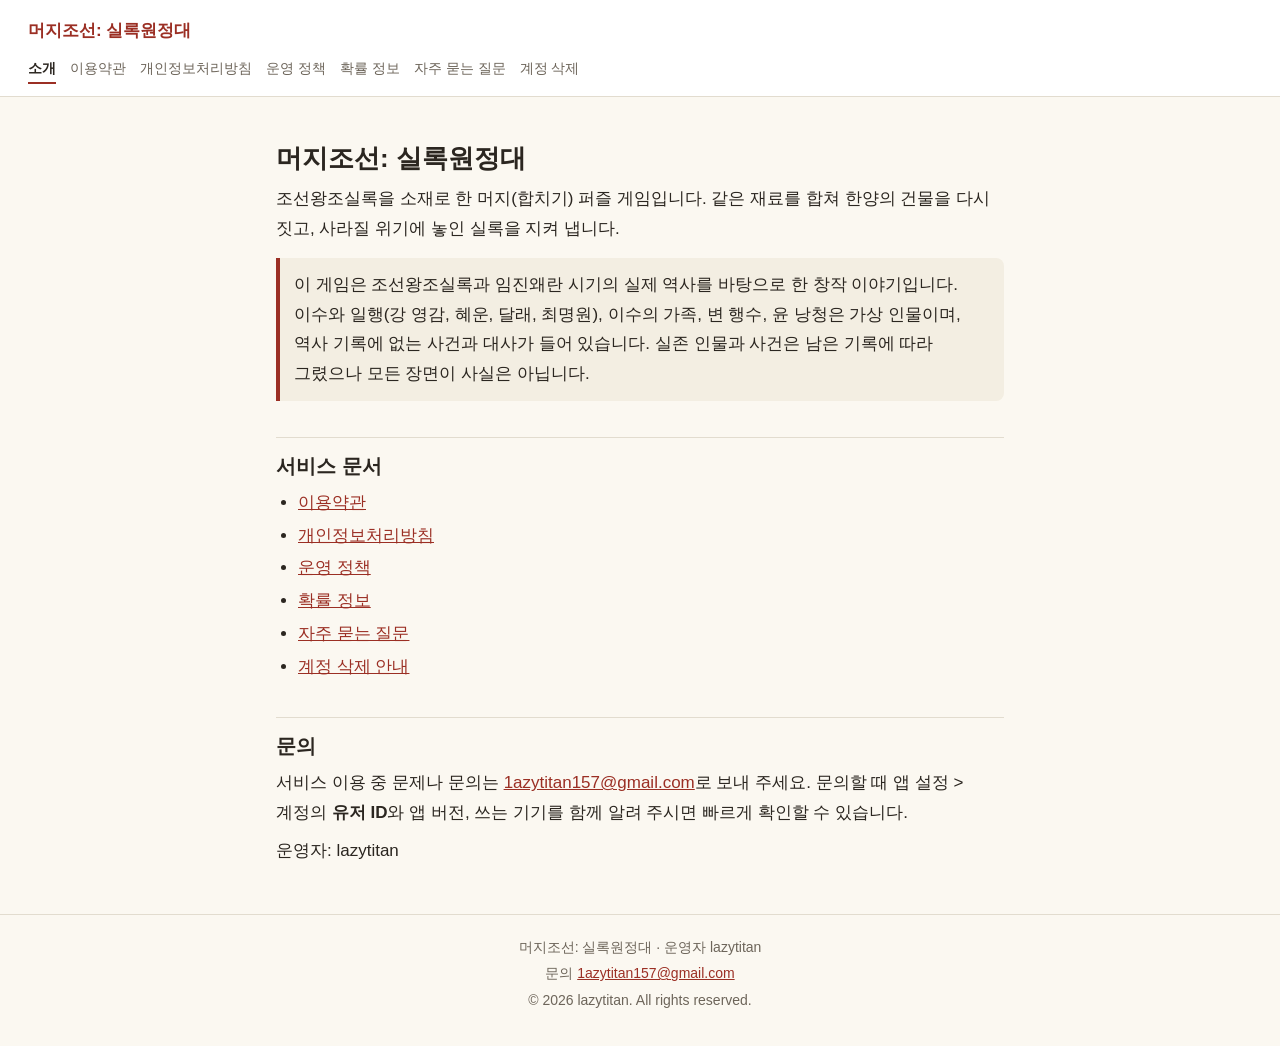
<file: index.html>
<!doctype html>
<html lang="ko">
<head>
<meta charset="utf-8">
<meta name="viewport" content="width=device-width, initial-scale=1">
<meta name="description" content="머지조선: 1598 실록원정대의 약관, 개인정보처리방침, 확률 정보, 문의">
<title>소개 · 머지조선: 실록원정대</title>
<link rel="stylesheet" href="style.css">
</head>
<body>
<header class="site-header">
  <a class="brand" href="index.html">머지조선: 실록원정대</a>
  <nav class="site-nav" aria-label="문서"><a href="index.html" aria-current="page">소개</a><a href="terms.html">이용약관</a><a href="privacy.html">개인정보처리방침</a><a href="policy.html">운영 정책</a><a href="odds.html">확률 정보</a><a href="faq.html">자주 묻는 질문</a><a href="delete-account.html">계정 삭제</a></nav>
</header>
<main>
<h1 id="s1">머지조선: 실록원정대</h1>
<p>조선왕조실록을 소재로 한 머지(합치기) 퍼즐 게임입니다. 같은 재료를 합쳐 한양의 건물을 다시 짓고, 사라질 위기에 놓인 실록을 지켜 냅니다.</p>
<blockquote><p>이 게임은 조선왕조실록과 임진왜란 시기의 실제 역사를 바탕으로 한 창작 이야기입니다. 이수와 일행(강 영감, 혜운, 달래, 최명원), 이수의 가족, 변 행수, 윤 낭청은 가상 인물이며, 역사 기록에 없는 사건과 대사가 들어 있습니다. 실존 인물과 사건은 남은 기록에 따라 그렸으나 모든 장면이 사실은 아닙니다.</p></blockquote>
<h2 id="docs">서비스 문서</h2>
<ul><li><a href="terms.html">이용약관</a></li><li><a href="privacy.html">개인정보처리방침</a></li><li><a href="policy.html">운영 정책</a></li><li><a href="odds.html">확률 정보</a></li><li><a href="faq.html">자주 묻는 질문</a></li><li><a href="delete-account.html">계정 삭제 안내</a></li></ul>
<h2 id="contact">문의</h2>
<p>서비스 이용 중 문제나 문의는 <a href="mailto:1azytitan157@gmail.com">1azytitan157@gmail.com</a>로 보내 주세요. 문의할 때 앱 설정 &gt; 계정의 <strong>유저 ID</strong>와 앱 버전, 쓰는 기기를 함께 알려 주시면 빠르게 확인할 수 있습니다.</p>
<p>운영자: lazytitan</p>
</main>
<footer class="site-footer">
  <p>머지조선: 실록원정대 · 운영자 lazytitan</p>
  <p>문의 <a href="mailto:1azytitan157@gmail.com">1azytitan157@gmail.com</a></p>
  <p>© 2026 lazytitan. All rights reserved.</p>
</footer>
</body>
</html>
</file>
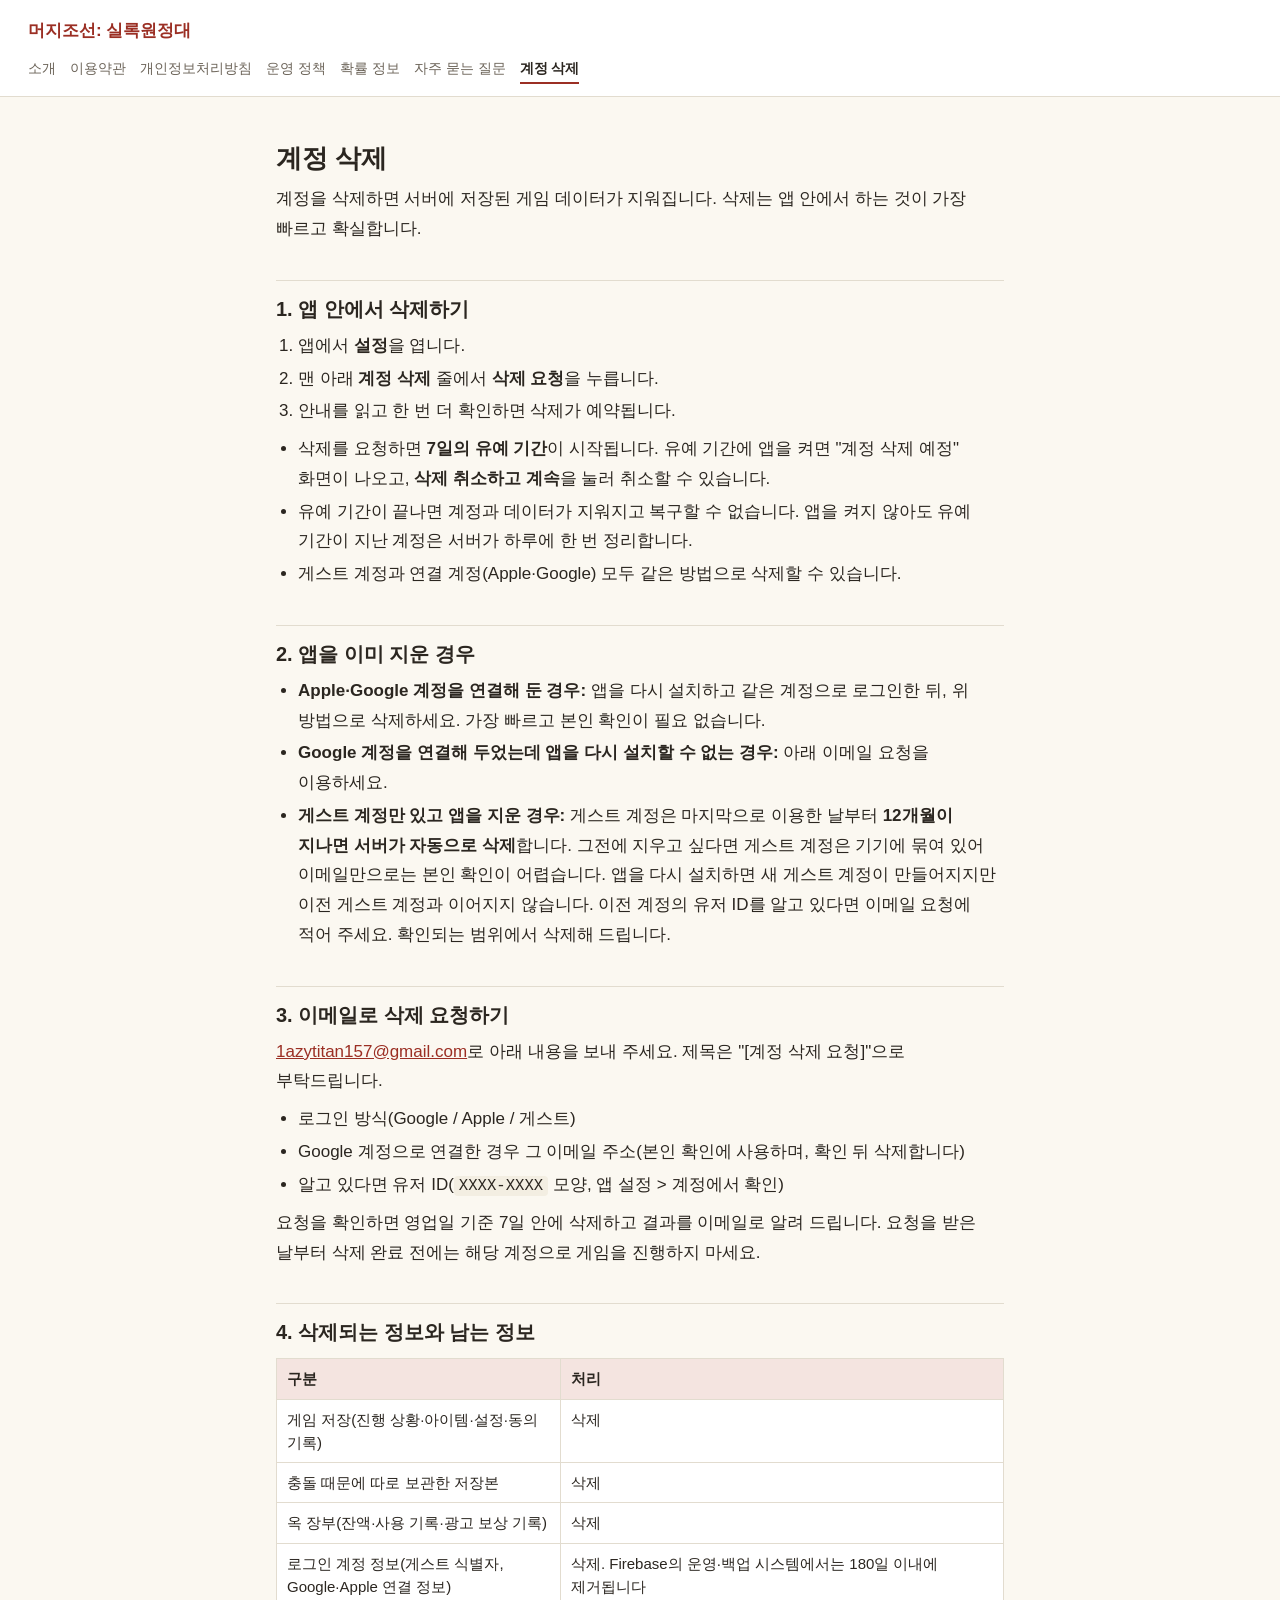
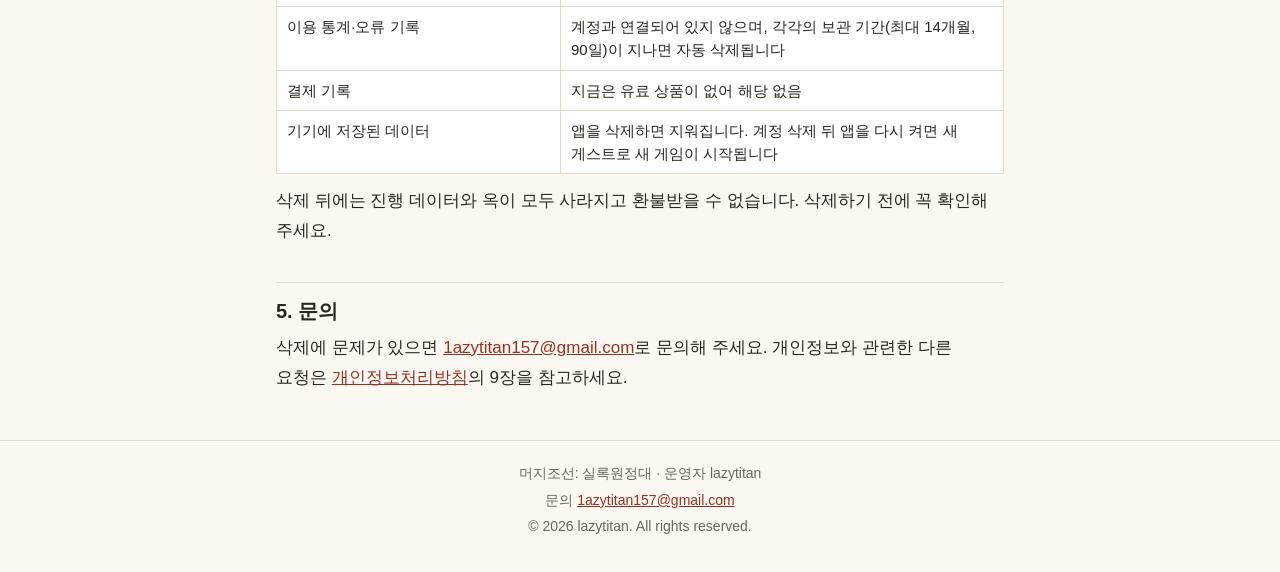
<file: delete-account.html>
<!doctype html>
<html lang="ko">
<head>
<meta charset="utf-8">
<meta name="viewport" content="width=device-width, initial-scale=1">
<meta name="description" content="계정과 데이터를 삭제하는 방법">
<title>계정 삭제 · 머지조선: 실록원정대</title>
<link rel="stylesheet" href="style.css">
</head>
<body>
<header class="site-header">
  <a class="brand" href="index.html">머지조선: 실록원정대</a>
  <nav class="site-nav" aria-label="문서"><a href="index.html">소개</a><a href="terms.html">이용약관</a><a href="privacy.html">개인정보처리방침</a><a href="policy.html">운영 정책</a><a href="odds.html">확률 정보</a><a href="faq.html">자주 묻는 질문</a><a href="delete-account.html" aria-current="page">계정 삭제</a></nav>
</header>
<main>
<h1 id="s1">계정 삭제</h1>
<p>계정을 삭제하면 서버에 저장된 게임 데이터가 지워집니다. 삭제는 앱 안에서 하는 것이 가장 빠르고 확실합니다.</p>
<h2 id="in-app">1. 앱 안에서 삭제하기</h2>
<ol><li>앱에서 <strong>설정</strong>을 엽니다.</li><li>맨 아래 <strong>계정 삭제</strong> 줄에서 <strong>삭제 요청</strong>을 누릅니다.</li><li>안내를 읽고 한 번 더 확인하면 삭제가 예약됩니다.</li></ol>
<ul><li>삭제를 요청하면 <strong>7일의 유예 기간</strong>이 시작됩니다. 유예 기간에 앱을 켜면 "계정 삭제 예정" 화면이 나오고, <strong>삭제 취소하고 계속</strong>을 눌러 취소할 수 있습니다.</li><li>유예 기간이 끝나면 계정과 데이터가 지워지고 복구할 수 없습니다. 앱을 켜지 않아도 유예 기간이 지난 계정은 서버가 하루에 한 번 정리합니다.</li><li>게스트 계정과 연결 계정(Apple·Google) 모두 같은 방법으로 삭제할 수 있습니다.</li></ul>
<h2 id="reinstall">2. 앱을 이미 지운 경우</h2>
<ul><li><strong>Apple·Google 계정을 연결해 둔 경우:</strong> 앱을 다시 설치하고 같은 계정으로 로그인한 뒤, 위 방법으로 삭제하세요. 가장 빠르고 본인 확인이 필요 없습니다.</li><li><strong>Google 계정을 연결해 두었는데 앱을 다시 설치할 수 없는 경우:</strong> 아래 이메일 요청을 이용하세요.</li><li><strong>게스트 계정만 있고 앱을 지운 경우:</strong> 게스트 계정은 마지막으로 이용한 날부터 <strong>12개월이 지나면 서버가 자동으로 삭제</strong>합니다. 그전에 지우고 싶다면 게스트 계정은 기기에 묶여 있어 이메일만으로는 본인 확인이 어렵습니다. 앱을 다시 설치하면 새 게스트 계정이 만들어지지만 이전 게스트 계정과 이어지지 않습니다. 이전 계정의 유저 ID를 알고 있다면 이메일 요청에 적어 주세요. 확인되는 범위에서 삭제해 드립니다.</li></ul>
<h2 id="email">3. 이메일로 삭제 요청하기</h2>
<p><a href="mailto:1azytitan157@gmail.com">1azytitan157@gmail.com</a>로 아래 내용을 보내 주세요. 제목은 "[계정 삭제 요청]"으로 부탁드립니다.</p>
<ul><li>로그인 방식(Google / Apple / 게스트)</li><li>Google 계정으로 연결한 경우 그 이메일 주소(본인 확인에 사용하며, 확인 뒤 삭제합니다)</li><li>알고 있다면 유저 ID(<code>XXXX-XXXX</code> 모양, 앱 설정 &gt; 계정에서 확인)</li></ul>
<p>요청을 확인하면 영업일 기준 7일 안에 삭제하고 결과를 이메일로 알려 드립니다. 요청을 받은 날부터 삭제 완료 전에는 해당 계정으로 게임을 진행하지 마세요.</p>
<h2 id="what">4. 삭제되는 정보와 남는 정보</h2>
<div class="table-wrap"><table><thead><tr><th>구분</th><th>처리</th></tr></thead><tbody><tr><td>게임 저장(진행 상황·아이템·설정·동의 기록)</td><td>삭제</td></tr><tr><td>충돌 때문에 따로 보관한 저장본</td><td>삭제</td></tr><tr><td>옥 장부(잔액·사용 기록·광고 보상 기록)</td><td>삭제</td></tr><tr><td>로그인 계정 정보(게스트 식별자, Google·Apple 연결 정보)</td><td>삭제. Firebase의 운영·백업 시스템에서는 180일 이내에 제거됩니다</td></tr><tr><td>이용 통계·오류 기록</td><td>계정과 연결되어 있지 않으며, 각각의 보관 기간(최대 14개월, 90일)이 지나면 자동 삭제됩니다</td></tr><tr><td>결제 기록</td><td>지금은 유료 상품이 없어 해당 없음</td></tr><tr><td>기기에 저장된 데이터</td><td>앱을 삭제하면 지워집니다. 계정 삭제 뒤 앱을 다시 켜면 새 게스트로 새 게임이 시작됩니다</td></tr></tbody></table></div>
<p>삭제 뒤에는 진행 데이터와 옥이 모두 사라지고 환불받을 수 없습니다. 삭제하기 전에 꼭 확인해 주세요.</p>
<h2 id="contact">5. 문의</h2>
<p>삭제에 문제가 있으면 <a href="mailto:1azytitan157@gmail.com">1azytitan157@gmail.com</a>로 문의해 주세요. 개인정보와 관련한 다른 요청은 <a href="privacy.html">개인정보처리방침</a>의 9장을 참고하세요.</p>
</main>
<footer class="site-footer">
  <p>머지조선: 실록원정대 · 운영자 lazytitan</p>
  <p>문의 <a href="mailto:1azytitan157@gmail.com">1azytitan157@gmail.com</a></p>
  <p>© 2026 lazytitan. All rights reserved.</p>
</footer>
</body>
</html>
</file>
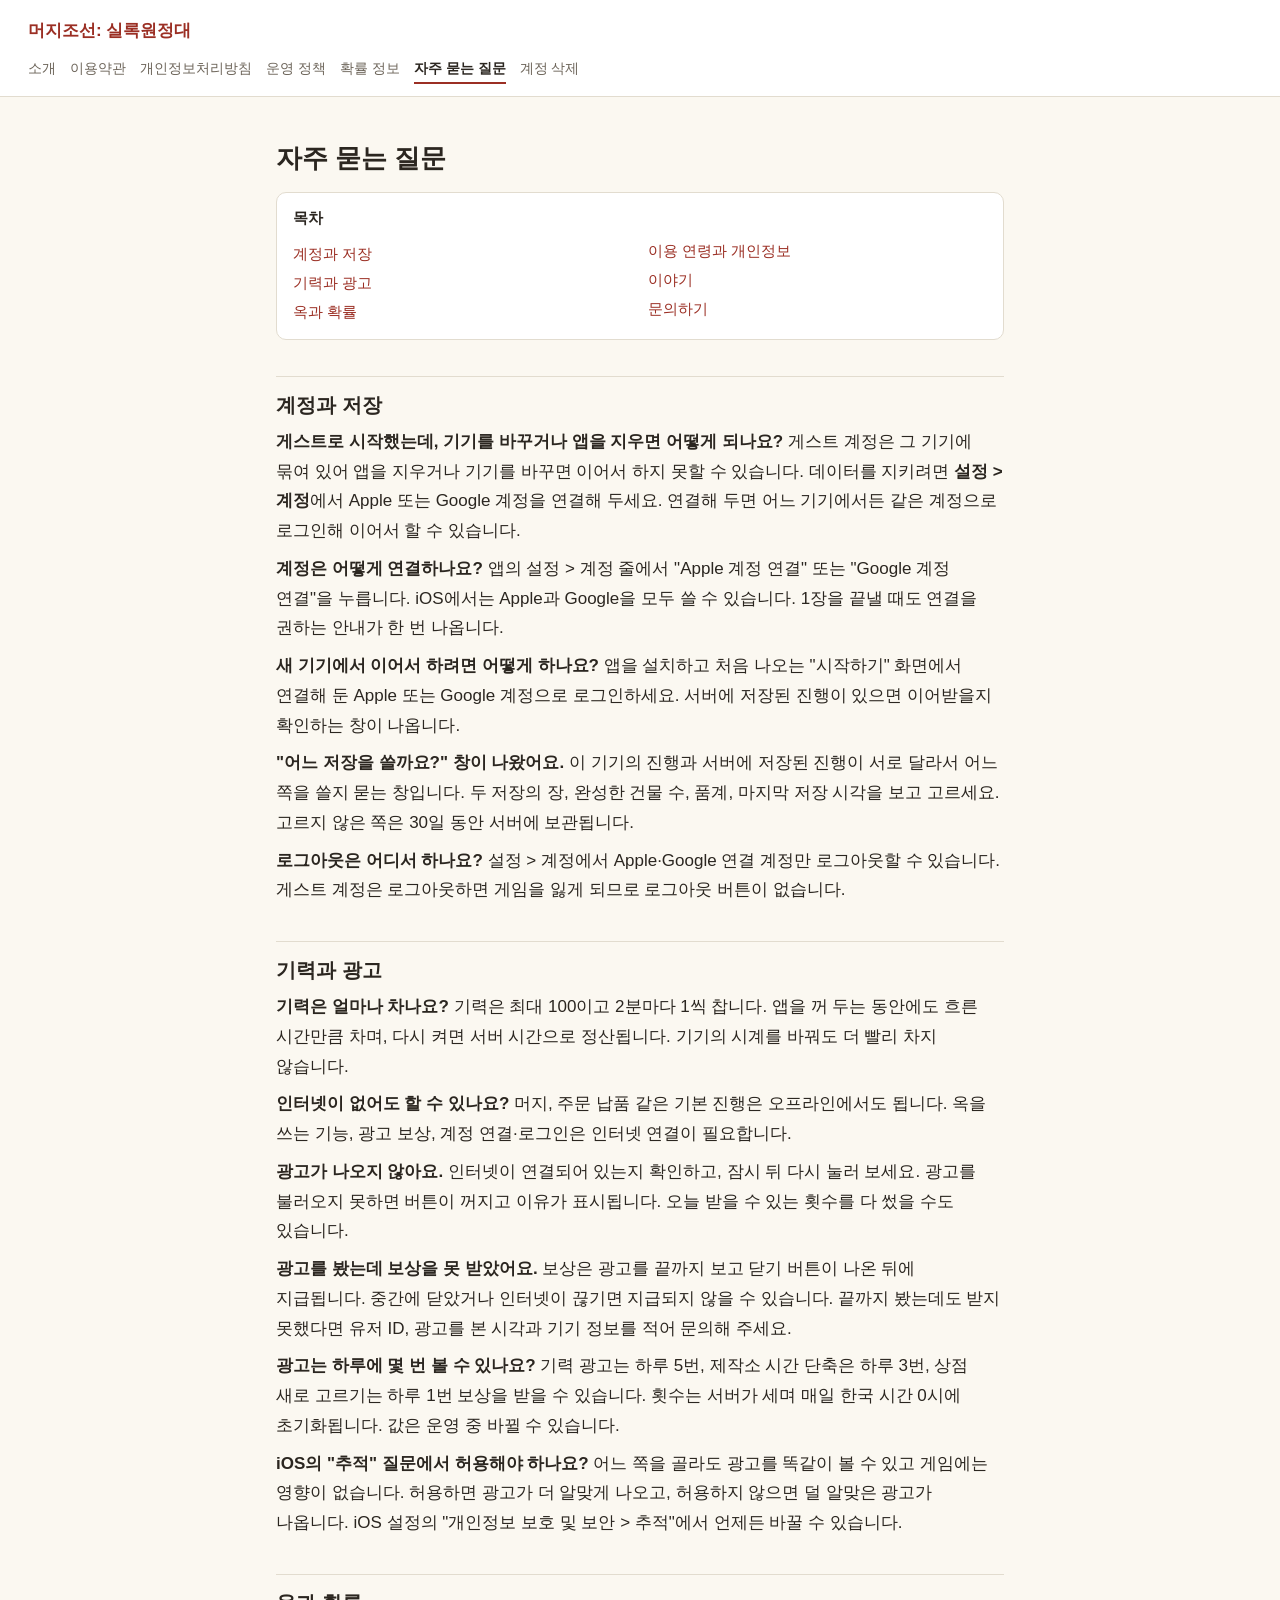
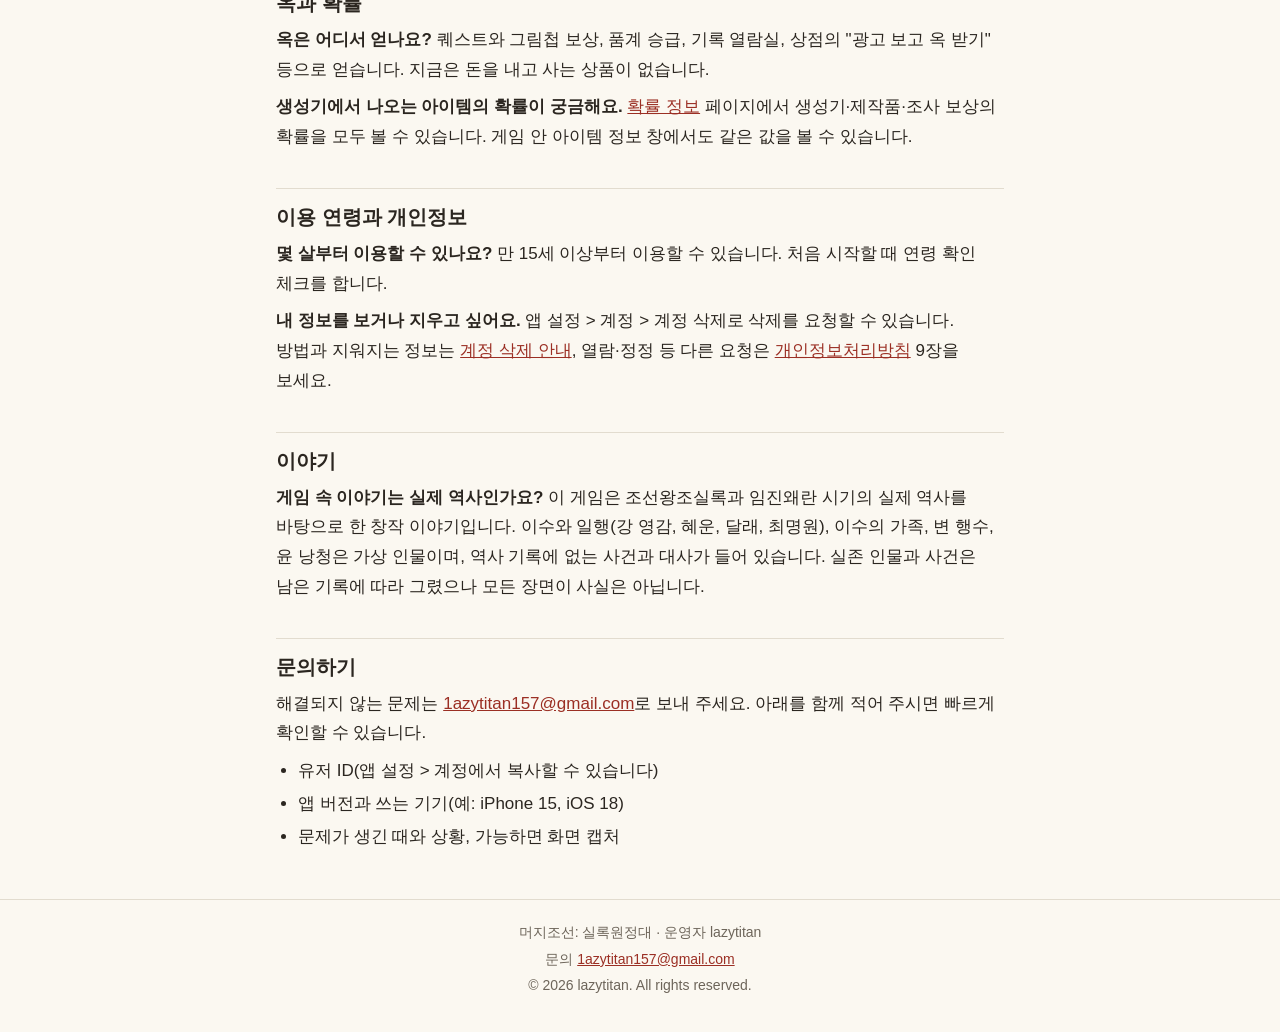
<file: faq.html>
<!doctype html>
<html lang="ko">
<head>
<meta charset="utf-8">
<meta name="viewport" content="width=device-width, initial-scale=1">
<meta name="description" content="계정 복구, 저장, 기력, 광고, 문의 방법">
<title>자주 묻는 질문 · 머지조선: 실록원정대</title>
<link rel="stylesheet" href="style.css">
</head>
<body>
<header class="site-header">
  <a class="brand" href="index.html">머지조선: 실록원정대</a>
  <nav class="site-nav" aria-label="문서"><a href="index.html">소개</a><a href="terms.html">이용약관</a><a href="privacy.html">개인정보처리방침</a><a href="policy.html">운영 정책</a><a href="odds.html">확률 정보</a><a href="faq.html" aria-current="page">자주 묻는 질문</a><a href="delete-account.html">계정 삭제</a></nav>
</header>
<main>
<h1 id="s1">자주 묻는 질문</h1><nav class="toc" aria-label="목차"><strong>목차</strong><ul><li><a href="#account">계정과 저장</a></li><li><a href="#energy">기력과 광고</a></li><li><a href="#jade">옥과 확률</a></li><li><a href="#privacy">이용 연령과 개인정보</a></li><li><a href="#story">이야기</a></li><li><a href="#contact">문의하기</a></li></ul></nav>
<h2 id="account">계정과 저장</h2>
<p><strong>게스트로 시작했는데, 기기를 바꾸거나 앱을 지우면 어떻게 되나요?</strong> 게스트 계정은 그 기기에 묶여 있어 앱을 지우거나 기기를 바꾸면 이어서 하지 못할 수 있습니다. 데이터를 지키려면 <strong>설정 &gt; 계정</strong>에서 Apple 또는 Google 계정을 연결해 두세요. 연결해 두면 어느 기기에서든 같은 계정으로 로그인해 이어서 할 수 있습니다.</p>
<p><strong>계정은 어떻게 연결하나요?</strong> 앱의 설정 &gt; 계정 줄에서 "Apple 계정 연결" 또는 "Google 계정 연결"을 누릅니다. iOS에서는 Apple과 Google을 모두 쓸 수 있습니다. 1장을 끝낼 때도 연결을 권하는 안내가 한 번 나옵니다.</p>
<p><strong>새 기기에서 이어서 하려면 어떻게 하나요?</strong> 앱을 설치하고 처음 나오는 "시작하기" 화면에서 연결해 둔 Apple 또는 Google 계정으로 로그인하세요. 서버에 저장된 진행이 있으면 이어받을지 확인하는 창이 나옵니다.</p>
<p><strong>"어느 저장을 쓸까요?" 창이 나왔어요.</strong> 이 기기의 진행과 서버에 저장된 진행이 서로 달라서 어느 쪽을 쓸지 묻는 창입니다. 두 저장의 장, 완성한 건물 수, 품계, 마지막 저장 시각을 보고 고르세요. 고르지 않은 쪽은 30일 동안 서버에 보관됩니다.</p>
<p><strong>로그아웃은 어디서 하나요?</strong> 설정 &gt; 계정에서 Apple·Google 연결 계정만 로그아웃할 수 있습니다. 게스트 계정은 로그아웃하면 게임을 잃게 되므로 로그아웃 버튼이 없습니다.</p>
<h2 id="energy">기력과 광고</h2>
<p><strong>기력은 얼마나 차나요?</strong> 기력은 최대 100이고 2분마다 1씩 찹니다. 앱을 꺼 두는 동안에도 흐른 시간만큼 차며, 다시 켜면 서버 시간으로 정산됩니다. 기기의 시계를 바꿔도 더 빨리 차지 않습니다.</p>
<p><strong>인터넷이 없어도 할 수 있나요?</strong> 머지, 주문 납품 같은 기본 진행은 오프라인에서도 됩니다. 옥을 쓰는 기능, 광고 보상, 계정 연결·로그인은 인터넷 연결이 필요합니다.</p>
<p><strong>광고가 나오지 않아요.</strong> 인터넷이 연결되어 있는지 확인하고, 잠시 뒤 다시 눌러 보세요. 광고를 불러오지 못하면 버튼이 꺼지고 이유가 표시됩니다. 오늘 받을 수 있는 횟수를 다 썼을 수도 있습니다.</p>
<p><strong>광고를 봤는데 보상을 못 받았어요.</strong> 보상은 광고를 끝까지 보고 닫기 버튼이 나온 뒤에 지급됩니다. 중간에 닫았거나 인터넷이 끊기면 지급되지 않을 수 있습니다. 끝까지 봤는데도 받지 못했다면 유저 ID, 광고를 본 시각과 기기 정보를 적어 문의해 주세요.</p>
<p><strong>광고는 하루에 몇 번 볼 수 있나요?</strong> 기력 광고는 하루 5번, 제작소 시간 단축은 하루 3번, 상점 새로 고르기는 하루 1번 보상을 받을 수 있습니다. 횟수는 서버가 세며 매일 한국 시간 0시에 초기화됩니다. 값은 운영 중 바뀔 수 있습니다.</p>
<p><strong>iOS의 "추적" 질문에서 허용해야 하나요?</strong> 어느 쪽을 골라도 광고를 똑같이 볼 수 있고 게임에는 영향이 없습니다. 허용하면 광고가 더 알맞게 나오고, 허용하지 않으면 덜 알맞은 광고가 나옵니다. iOS 설정의 "개인정보 보호 및 보안 &gt; 추적"에서 언제든 바꿀 수 있습니다.</p>
<h2 id="jade">옥과 확률</h2>
<p><strong>옥은 어디서 얻나요?</strong> 퀘스트와 그림첩 보상, 품계 승급, 기록 열람실, 상점의 "광고 보고 옥 받기" 등으로 얻습니다. 지금은 돈을 내고 사는 상품이 없습니다.</p>
<p><strong>생성기에서 나오는 아이템의 확률이 궁금해요.</strong> <a href="odds.html">확률 정보</a> 페이지에서 생성기·제작품·조사 보상의 확률을 모두 볼 수 있습니다. 게임 안 아이템 정보 창에서도 같은 값을 볼 수 있습니다.</p>
<h2 id="privacy">이용 연령과 개인정보</h2>
<p><strong>몇 살부터 이용할 수 있나요?</strong> 만 15세 이상부터 이용할 수 있습니다. 처음 시작할 때 연령 확인 체크를 합니다.</p>
<p><strong>내 정보를 보거나 지우고 싶어요.</strong> 앱 설정 &gt; 계정 &gt; 계정 삭제로 삭제를 요청할 수 있습니다. 방법과 지워지는 정보는 <a href="delete-account.html">계정 삭제 안내</a>, 열람·정정 등 다른 요청은 <a href="privacy.html">개인정보처리방침</a> 9장을 보세요.</p>
<h2 id="story">이야기</h2>
<p><strong>게임 속 이야기는 실제 역사인가요?</strong> 이 게임은 조선왕조실록과 임진왜란 시기의 실제 역사를 바탕으로 한 창작 이야기입니다. 이수와 일행(강 영감, 혜운, 달래, 최명원), 이수의 가족, 변 행수, 윤 낭청은 가상 인물이며, 역사 기록에 없는 사건과 대사가 들어 있습니다. 실존 인물과 사건은 남은 기록에 따라 그렸으나 모든 장면이 사실은 아닙니다.</p>
<h2 id="contact">문의하기</h2>
<p>해결되지 않는 문제는 <a href="mailto:1azytitan157@gmail.com">1azytitan157@gmail.com</a>로 보내 주세요. 아래를 함께 적어 주시면 빠르게 확인할 수 있습니다.</p>
<ul><li>유저 ID(앱 설정 &gt; 계정에서 복사할 수 있습니다)</li><li>앱 버전과 쓰는 기기(예: iPhone 15, iOS 18)</li><li>문제가 생긴 때와 상황, 가능하면 화면 캡처</li></ul>
</main>
<footer class="site-footer">
  <p>머지조선: 실록원정대 · 운영자 lazytitan</p>
  <p>문의 <a href="mailto:1azytitan157@gmail.com">1azytitan157@gmail.com</a></p>
  <p>© 2026 lazytitan. All rights reserved.</p>
</footer>
</body>
</html>
</file>
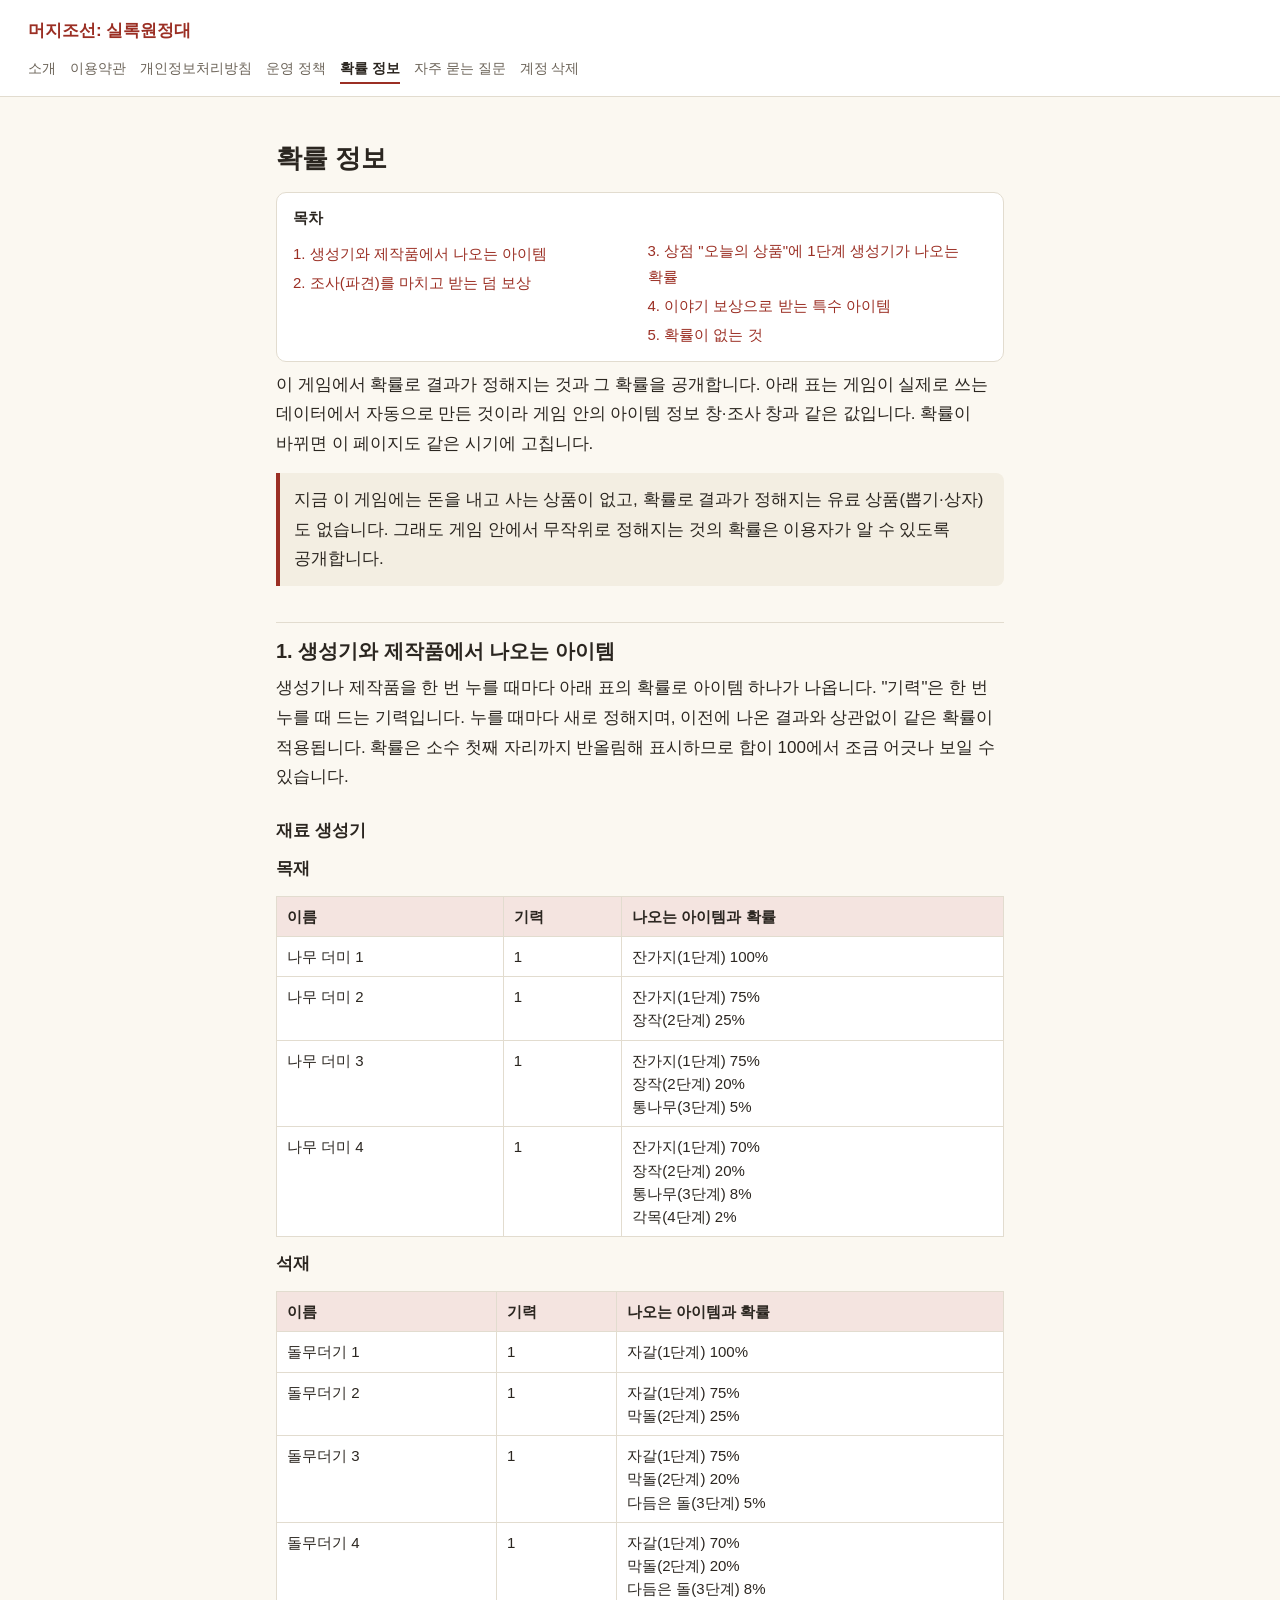
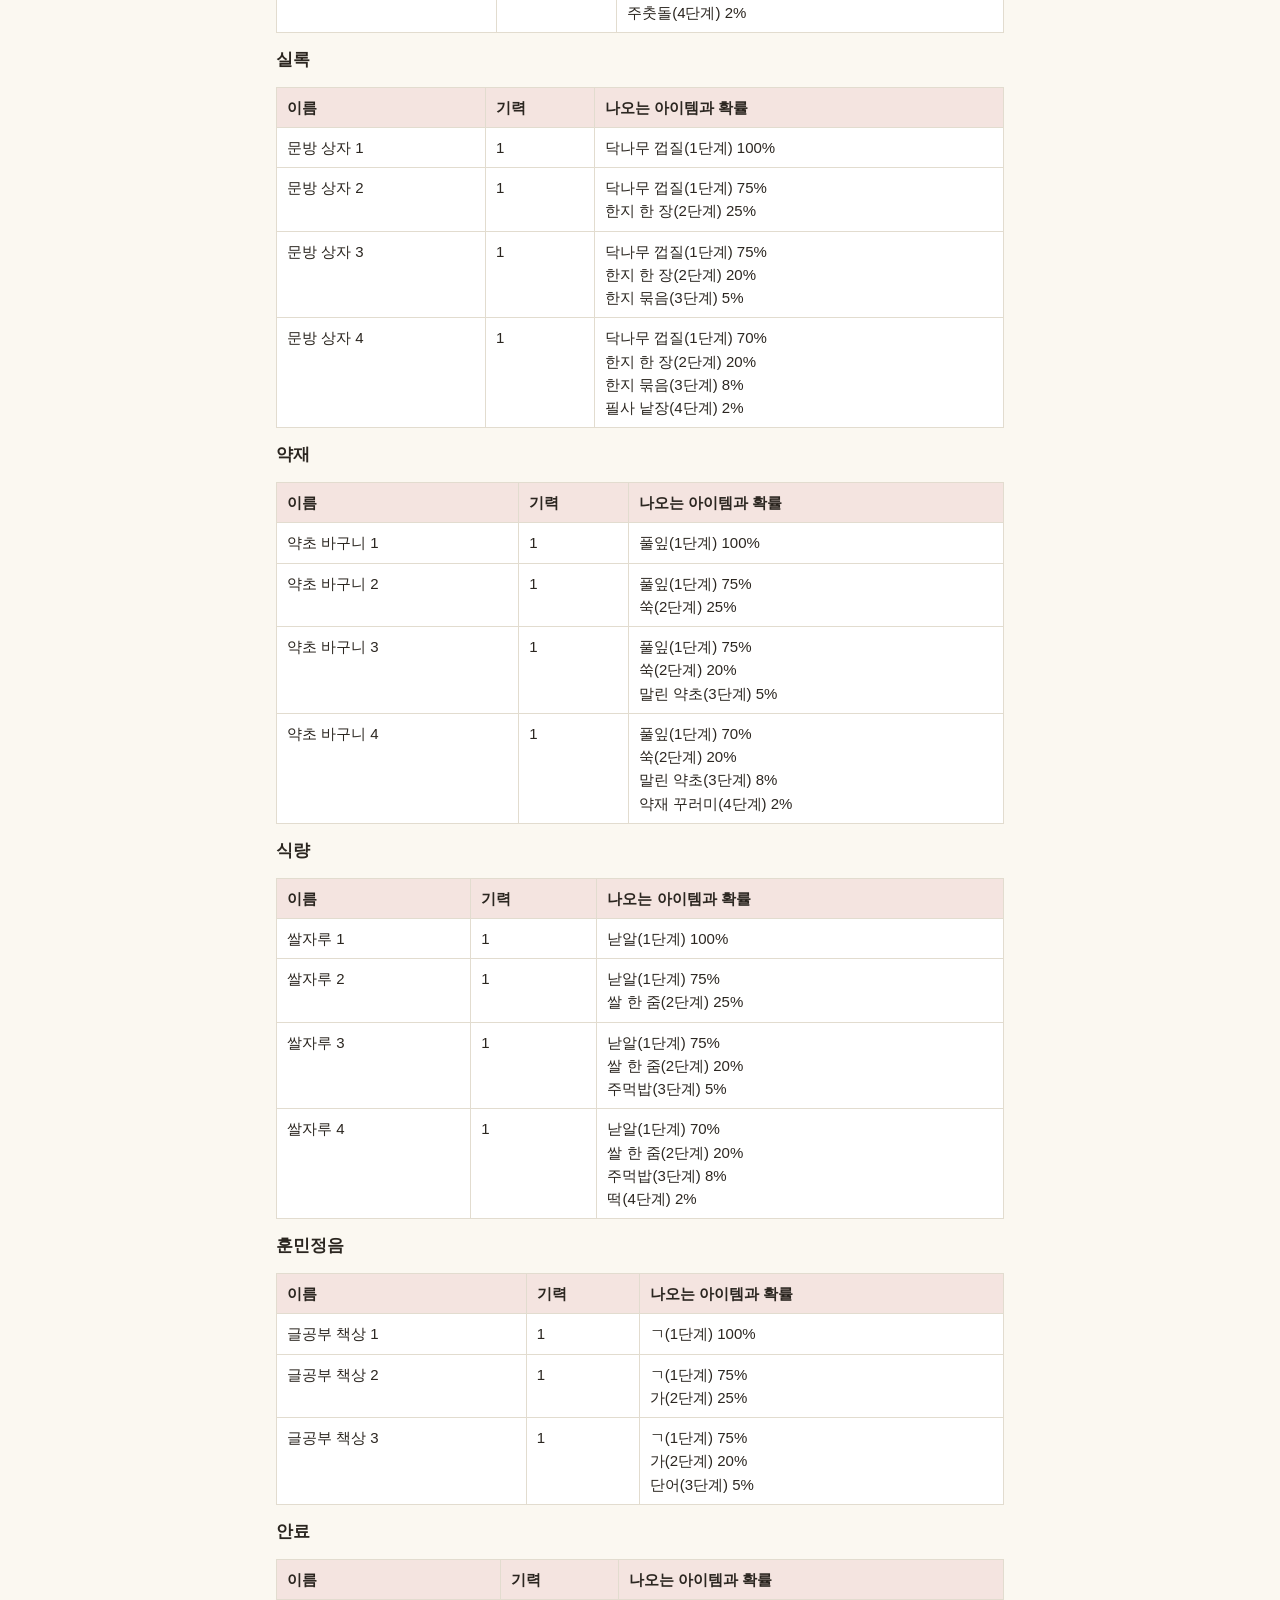
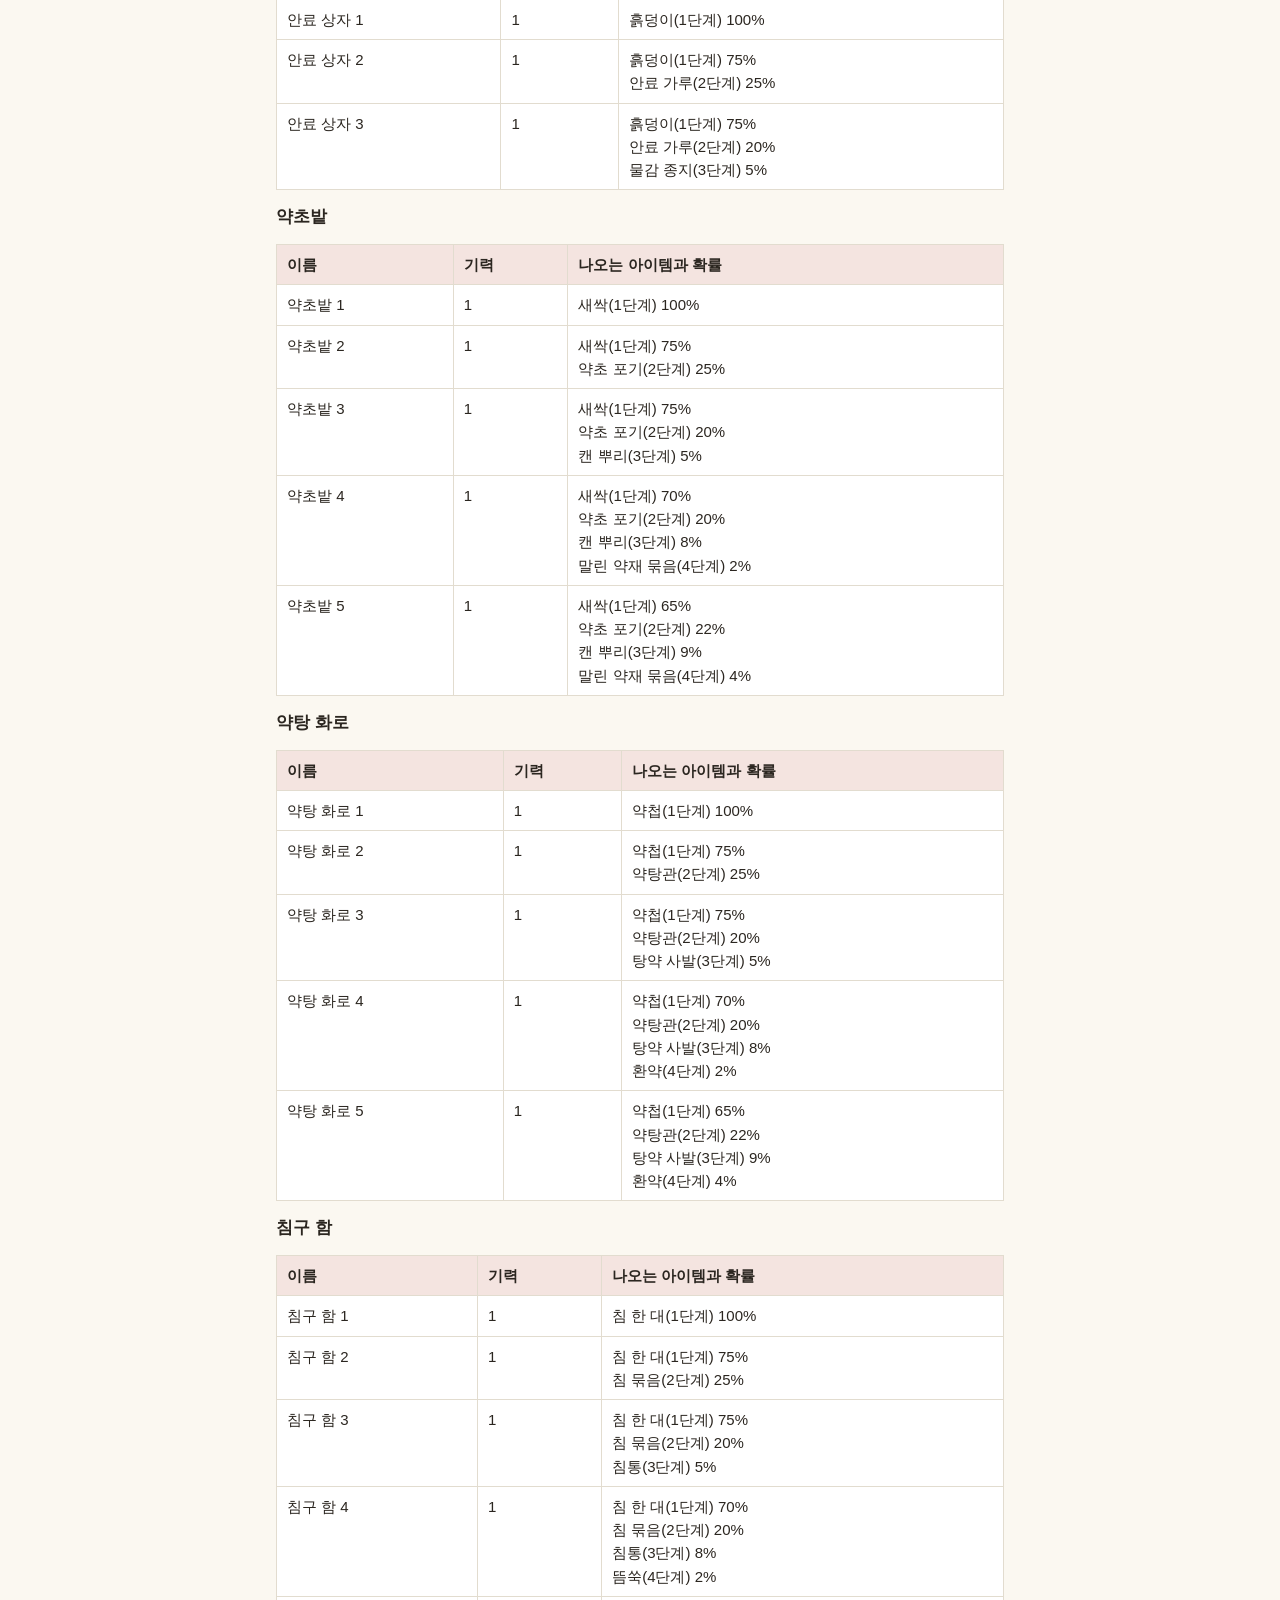
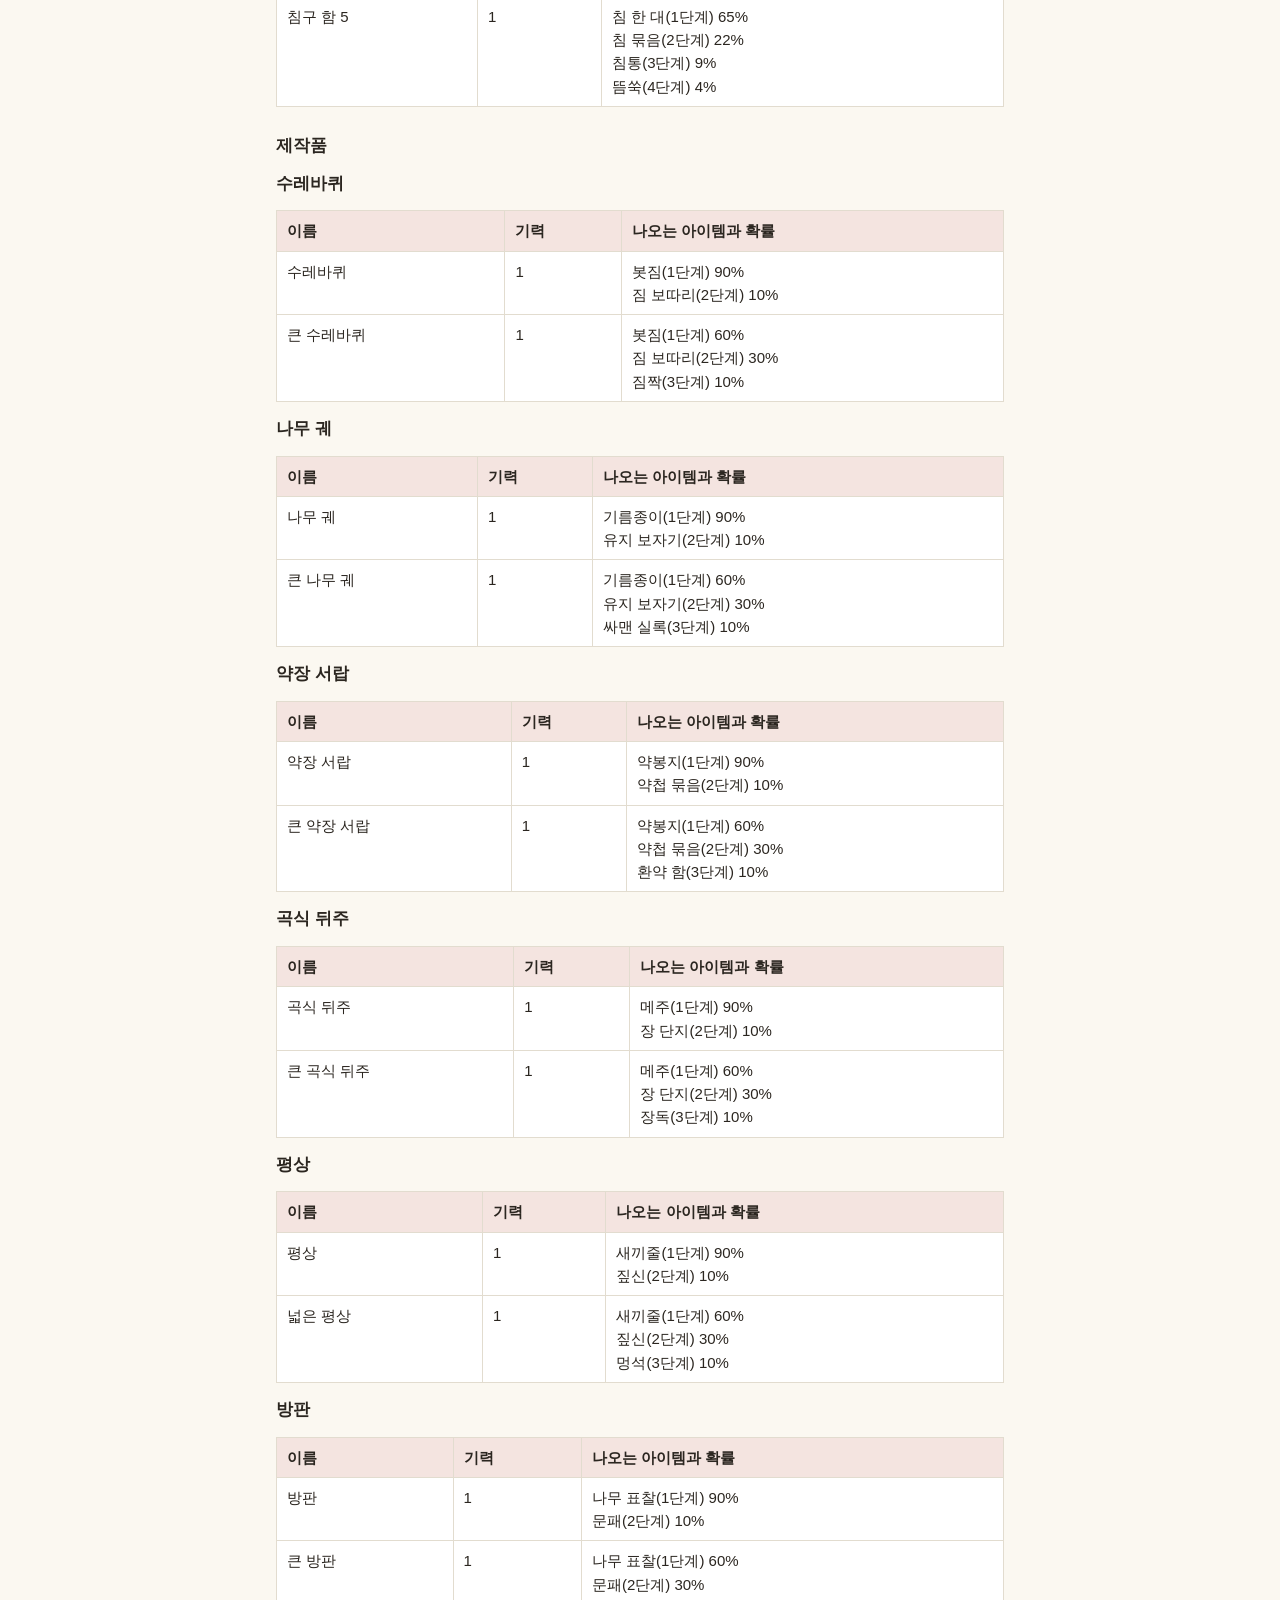
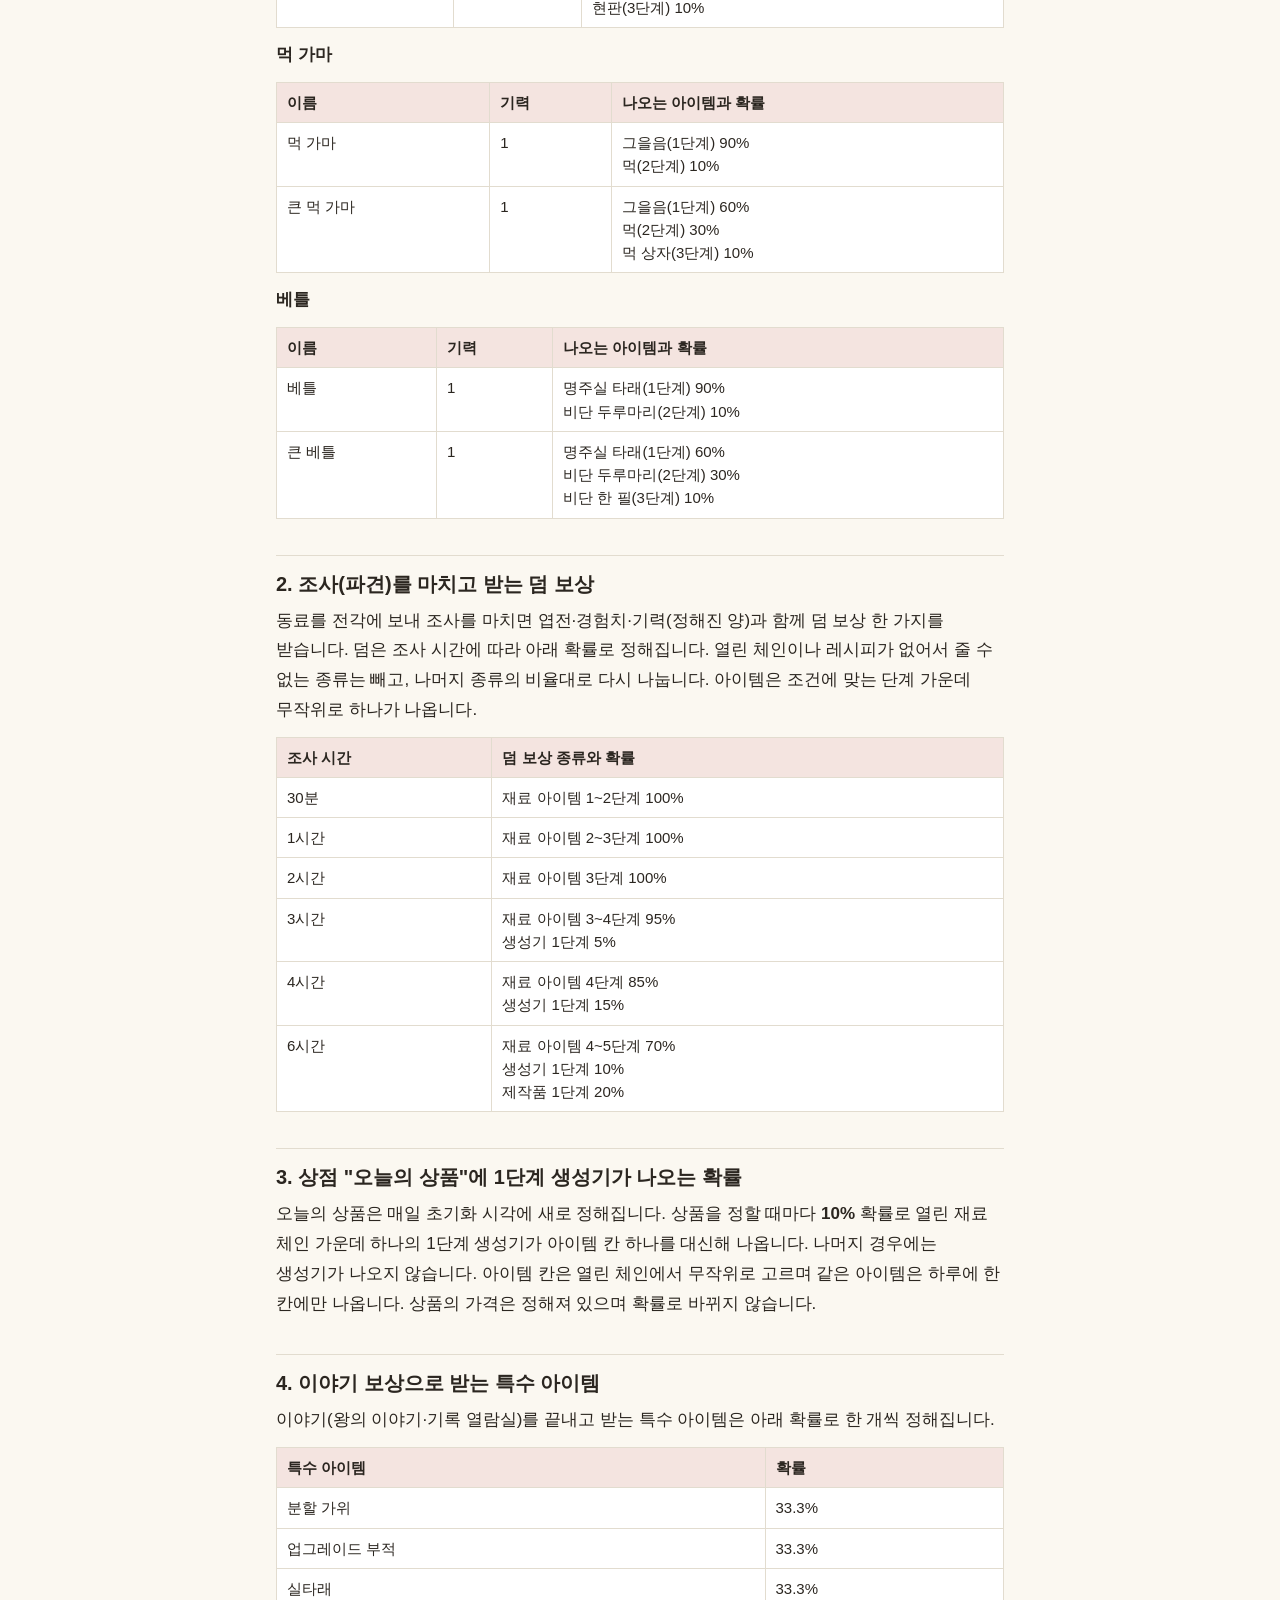
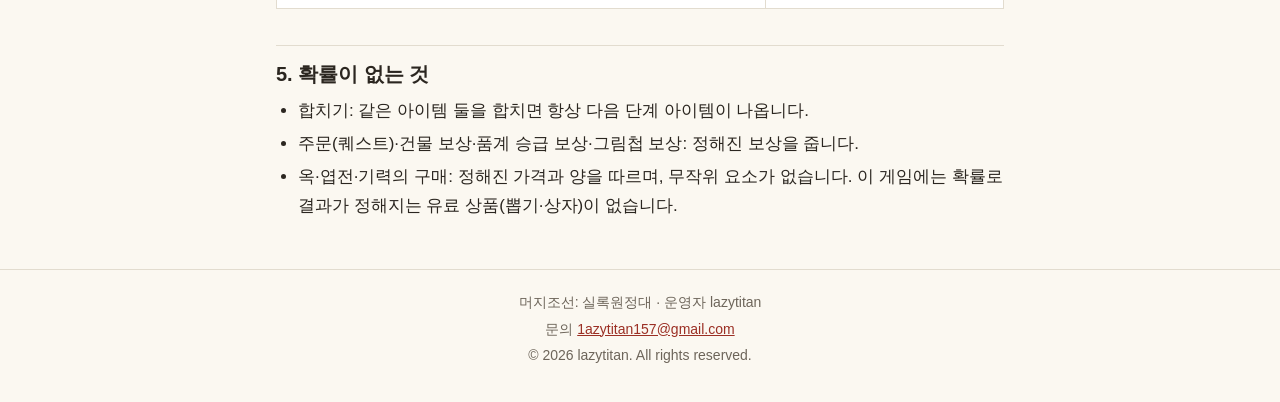
<file: odds.html>
<!doctype html>
<html lang="ko">
<head>
<meta charset="utf-8">
<meta name="viewport" content="width=device-width, initial-scale=1">
<meta name="description" content="생성기·제작품·조사 보상 등 확률로 정해지는 것의 확률 공개">
<title>확률 정보 · 머지조선: 실록원정대</title>
<link rel="stylesheet" href="style.css">
</head>
<body>
<header class="site-header">
  <a class="brand" href="index.html">머지조선: 실록원정대</a>
  <nav class="site-nav" aria-label="문서"><a href="index.html">소개</a><a href="terms.html">이용약관</a><a href="privacy.html">개인정보처리방침</a><a href="policy.html">운영 정책</a><a href="odds.html" aria-current="page">확률 정보</a><a href="faq.html">자주 묻는 질문</a><a href="delete-account.html">계정 삭제</a></nav>
</header>
<main>
<h1 id="s1">확률 정보</h1><nav class="toc" aria-label="목차"><strong>목차</strong><ul><li><a href="#generators">1. 생성기와 제작품에서 나오는 아이템</a></li><li><a href="#dispatch">2. 조사(파견)를 마치고 받는 덤 보상</a></li><li><a href="#shop">3. 상점 "오늘의 상품"에 1단계 생성기가 나오는 확률</a></li><li><a href="#special">4. 이야기 보상으로 받는 특수 아이템</a></li><li><a href="#none">5. 확률이 없는 것</a></li></ul></nav>
<p>이 게임에서 확률로 결과가 정해지는 것과 그 확률을 공개합니다. 아래 표는 게임이 실제로 쓰는 데이터에서 자동으로 만든 것이라 게임 안의 아이템 정보 창·조사 창과 같은 값입니다. 확률이 바뀌면 이 페이지도 같은 시기에 고칩니다.</p>
<blockquote><p>지금 이 게임에는 돈을 내고 사는 상품이 없고, 확률로 결과가 정해지는 유료 상품(뽑기·상자)도 없습니다. 그래도 게임 안에서 무작위로 정해지는 것의 확률은 이용자가 알 수 있도록 공개합니다.</p></blockquote>
<h2 id="generators">1. 생성기와 제작품에서 나오는 아이템</h2>
<p>생성기나 제작품을 한 번 누를 때마다 아래 표의 확률로 아이템 하나가 나옵니다. "기력"은 한 번 누를 때 드는 기력입니다. 누를 때마다 새로 정해지며, 이전에 나온 결과와 상관없이 같은 확률이 적용됩니다. 확률은 소수 첫째 자리까지 반올림해 표시하므로 합이 100에서 조금 어긋나 보일 수 있습니다.</p>
<h3 id="materials">재료 생성기</h3>
<p><strong>목재</strong></p>
<div class="table-wrap"><table><thead><tr><th>이름</th><th>기력</th><th>나오는 아이템과 확률</th></tr></thead><tbody><tr><td>나무 더미 1</td><td>1</td><td>잔가지(1단계) 100%</td></tr><tr><td>나무 더미 2</td><td>1</td><td>잔가지(1단계) 75%<br>장작(2단계) 25%</td></tr><tr><td>나무 더미 3</td><td>1</td><td>잔가지(1단계) 75%<br>장작(2단계) 20%<br>통나무(3단계) 5%</td></tr><tr><td>나무 더미 4</td><td>1</td><td>잔가지(1단계) 70%<br>장작(2단계) 20%<br>통나무(3단계) 8%<br>각목(4단계) 2%</td></tr></tbody></table></div>
<p><strong>석재</strong></p>
<div class="table-wrap"><table><thead><tr><th>이름</th><th>기력</th><th>나오는 아이템과 확률</th></tr></thead><tbody><tr><td>돌무더기 1</td><td>1</td><td>자갈(1단계) 100%</td></tr><tr><td>돌무더기 2</td><td>1</td><td>자갈(1단계) 75%<br>막돌(2단계) 25%</td></tr><tr><td>돌무더기 3</td><td>1</td><td>자갈(1단계) 75%<br>막돌(2단계) 20%<br>다듬은 돌(3단계) 5%</td></tr><tr><td>돌무더기 4</td><td>1</td><td>자갈(1단계) 70%<br>막돌(2단계) 20%<br>다듬은 돌(3단계) 8%<br>주춧돌(4단계) 2%</td></tr></tbody></table></div>
<p><strong>실록</strong></p>
<div class="table-wrap"><table><thead><tr><th>이름</th><th>기력</th><th>나오는 아이템과 확률</th></tr></thead><tbody><tr><td>문방 상자 1</td><td>1</td><td>닥나무 껍질(1단계) 100%</td></tr><tr><td>문방 상자 2</td><td>1</td><td>닥나무 껍질(1단계) 75%<br>한지 한 장(2단계) 25%</td></tr><tr><td>문방 상자 3</td><td>1</td><td>닥나무 껍질(1단계) 75%<br>한지 한 장(2단계) 20%<br>한지 묶음(3단계) 5%</td></tr><tr><td>문방 상자 4</td><td>1</td><td>닥나무 껍질(1단계) 70%<br>한지 한 장(2단계) 20%<br>한지 묶음(3단계) 8%<br>필사 낱장(4단계) 2%</td></tr></tbody></table></div>
<p><strong>약재</strong></p>
<div class="table-wrap"><table><thead><tr><th>이름</th><th>기력</th><th>나오는 아이템과 확률</th></tr></thead><tbody><tr><td>약초 바구니 1</td><td>1</td><td>풀잎(1단계) 100%</td></tr><tr><td>약초 바구니 2</td><td>1</td><td>풀잎(1단계) 75%<br>쑥(2단계) 25%</td></tr><tr><td>약초 바구니 3</td><td>1</td><td>풀잎(1단계) 75%<br>쑥(2단계) 20%<br>말린 약초(3단계) 5%</td></tr><tr><td>약초 바구니 4</td><td>1</td><td>풀잎(1단계) 70%<br>쑥(2단계) 20%<br>말린 약초(3단계) 8%<br>약재 꾸러미(4단계) 2%</td></tr></tbody></table></div>
<p><strong>식량</strong></p>
<div class="table-wrap"><table><thead><tr><th>이름</th><th>기력</th><th>나오는 아이템과 확률</th></tr></thead><tbody><tr><td>쌀자루 1</td><td>1</td><td>낟알(1단계) 100%</td></tr><tr><td>쌀자루 2</td><td>1</td><td>낟알(1단계) 75%<br>쌀 한 줌(2단계) 25%</td></tr><tr><td>쌀자루 3</td><td>1</td><td>낟알(1단계) 75%<br>쌀 한 줌(2단계) 20%<br>주먹밥(3단계) 5%</td></tr><tr><td>쌀자루 4</td><td>1</td><td>낟알(1단계) 70%<br>쌀 한 줌(2단계) 20%<br>주먹밥(3단계) 8%<br>떡(4단계) 2%</td></tr></tbody></table></div>
<p><strong>훈민정음</strong></p>
<div class="table-wrap"><table><thead><tr><th>이름</th><th>기력</th><th>나오는 아이템과 확률</th></tr></thead><tbody><tr><td>글공부 책상 1</td><td>1</td><td>ㄱ(1단계) 100%</td></tr><tr><td>글공부 책상 2</td><td>1</td><td>ㄱ(1단계) 75%<br>가(2단계) 25%</td></tr><tr><td>글공부 책상 3</td><td>1</td><td>ㄱ(1단계) 75%<br>가(2단계) 20%<br>단어(3단계) 5%</td></tr></tbody></table></div>
<p><strong>안료</strong></p>
<div class="table-wrap"><table><thead><tr><th>이름</th><th>기력</th><th>나오는 아이템과 확률</th></tr></thead><tbody><tr><td>안료 상자 1</td><td>1</td><td>흙덩이(1단계) 100%</td></tr><tr><td>안료 상자 2</td><td>1</td><td>흙덩이(1단계) 75%<br>안료 가루(2단계) 25%</td></tr><tr><td>안료 상자 3</td><td>1</td><td>흙덩이(1단계) 75%<br>안료 가루(2단계) 20%<br>물감 종지(3단계) 5%</td></tr></tbody></table></div>
<p><strong>약초밭</strong></p>
<div class="table-wrap"><table><thead><tr><th>이름</th><th>기력</th><th>나오는 아이템과 확률</th></tr></thead><tbody><tr><td>약초밭 1</td><td>1</td><td>새싹(1단계) 100%</td></tr><tr><td>약초밭 2</td><td>1</td><td>새싹(1단계) 75%<br>약초 포기(2단계) 25%</td></tr><tr><td>약초밭 3</td><td>1</td><td>새싹(1단계) 75%<br>약초 포기(2단계) 20%<br>캔 뿌리(3단계) 5%</td></tr><tr><td>약초밭 4</td><td>1</td><td>새싹(1단계) 70%<br>약초 포기(2단계) 20%<br>캔 뿌리(3단계) 8%<br>말린 약재 묶음(4단계) 2%</td></tr><tr><td>약초밭 5</td><td>1</td><td>새싹(1단계) 65%<br>약초 포기(2단계) 22%<br>캔 뿌리(3단계) 9%<br>말린 약재 묶음(4단계) 4%</td></tr></tbody></table></div>
<p><strong>약탕 화로</strong></p>
<div class="table-wrap"><table><thead><tr><th>이름</th><th>기력</th><th>나오는 아이템과 확률</th></tr></thead><tbody><tr><td>약탕 화로 1</td><td>1</td><td>약첩(1단계) 100%</td></tr><tr><td>약탕 화로 2</td><td>1</td><td>약첩(1단계) 75%<br>약탕관(2단계) 25%</td></tr><tr><td>약탕 화로 3</td><td>1</td><td>약첩(1단계) 75%<br>약탕관(2단계) 20%<br>탕약 사발(3단계) 5%</td></tr><tr><td>약탕 화로 4</td><td>1</td><td>약첩(1단계) 70%<br>약탕관(2단계) 20%<br>탕약 사발(3단계) 8%<br>환약(4단계) 2%</td></tr><tr><td>약탕 화로 5</td><td>1</td><td>약첩(1단계) 65%<br>약탕관(2단계) 22%<br>탕약 사발(3단계) 9%<br>환약(4단계) 4%</td></tr></tbody></table></div>
<p><strong>침구 함</strong></p>
<div class="table-wrap"><table><thead><tr><th>이름</th><th>기력</th><th>나오는 아이템과 확률</th></tr></thead><tbody><tr><td>침구 함 1</td><td>1</td><td>침 한 대(1단계) 100%</td></tr><tr><td>침구 함 2</td><td>1</td><td>침 한 대(1단계) 75%<br>침 묶음(2단계) 25%</td></tr><tr><td>침구 함 3</td><td>1</td><td>침 한 대(1단계) 75%<br>침 묶음(2단계) 20%<br>침통(3단계) 5%</td></tr><tr><td>침구 함 4</td><td>1</td><td>침 한 대(1단계) 70%<br>침 묶음(2단계) 20%<br>침통(3단계) 8%<br>뜸쑥(4단계) 2%</td></tr><tr><td>침구 함 5</td><td>1</td><td>침 한 대(1단계) 65%<br>침 묶음(2단계) 22%<br>침통(3단계) 9%<br>뜸쑥(4단계) 4%</td></tr></tbody></table></div>
<h3 id="crafted">제작품</h3>
<p><strong>수레바퀴</strong></p>
<div class="table-wrap"><table><thead><tr><th>이름</th><th>기력</th><th>나오는 아이템과 확률</th></tr></thead><tbody><tr><td>수레바퀴</td><td>1</td><td>봇짐(1단계) 90%<br>짐 보따리(2단계) 10%</td></tr><tr><td>큰 수레바퀴</td><td>1</td><td>봇짐(1단계) 60%<br>짐 보따리(2단계) 30%<br>짐짝(3단계) 10%</td></tr></tbody></table></div>
<p><strong>나무 궤</strong></p>
<div class="table-wrap"><table><thead><tr><th>이름</th><th>기력</th><th>나오는 아이템과 확률</th></tr></thead><tbody><tr><td>나무 궤</td><td>1</td><td>기름종이(1단계) 90%<br>유지 보자기(2단계) 10%</td></tr><tr><td>큰 나무 궤</td><td>1</td><td>기름종이(1단계) 60%<br>유지 보자기(2단계) 30%<br>싸맨 실록(3단계) 10%</td></tr></tbody></table></div>
<p><strong>약장 서랍</strong></p>
<div class="table-wrap"><table><thead><tr><th>이름</th><th>기력</th><th>나오는 아이템과 확률</th></tr></thead><tbody><tr><td>약장 서랍</td><td>1</td><td>약봉지(1단계) 90%<br>약첩 묶음(2단계) 10%</td></tr><tr><td>큰 약장 서랍</td><td>1</td><td>약봉지(1단계) 60%<br>약첩 묶음(2단계) 30%<br>환약 함(3단계) 10%</td></tr></tbody></table></div>
<p><strong>곡식 뒤주</strong></p>
<div class="table-wrap"><table><thead><tr><th>이름</th><th>기력</th><th>나오는 아이템과 확률</th></tr></thead><tbody><tr><td>곡식 뒤주</td><td>1</td><td>메주(1단계) 90%<br>장 단지(2단계) 10%</td></tr><tr><td>큰 곡식 뒤주</td><td>1</td><td>메주(1단계) 60%<br>장 단지(2단계) 30%<br>장독(3단계) 10%</td></tr></tbody></table></div>
<p><strong>평상</strong></p>
<div class="table-wrap"><table><thead><tr><th>이름</th><th>기력</th><th>나오는 아이템과 확률</th></tr></thead><tbody><tr><td>평상</td><td>1</td><td>새끼줄(1단계) 90%<br>짚신(2단계) 10%</td></tr><tr><td>넓은 평상</td><td>1</td><td>새끼줄(1단계) 60%<br>짚신(2단계) 30%<br>멍석(3단계) 10%</td></tr></tbody></table></div>
<p><strong>방판</strong></p>
<div class="table-wrap"><table><thead><tr><th>이름</th><th>기력</th><th>나오는 아이템과 확률</th></tr></thead><tbody><tr><td>방판</td><td>1</td><td>나무 표찰(1단계) 90%<br>문패(2단계) 10%</td></tr><tr><td>큰 방판</td><td>1</td><td>나무 표찰(1단계) 60%<br>문패(2단계) 30%<br>현판(3단계) 10%</td></tr></tbody></table></div>
<p><strong>먹 가마</strong></p>
<div class="table-wrap"><table><thead><tr><th>이름</th><th>기력</th><th>나오는 아이템과 확률</th></tr></thead><tbody><tr><td>먹 가마</td><td>1</td><td>그을음(1단계) 90%<br>먹(2단계) 10%</td></tr><tr><td>큰 먹 가마</td><td>1</td><td>그을음(1단계) 60%<br>먹(2단계) 30%<br>먹 상자(3단계) 10%</td></tr></tbody></table></div>
<p><strong>베틀</strong></p>
<div class="table-wrap"><table><thead><tr><th>이름</th><th>기력</th><th>나오는 아이템과 확률</th></tr></thead><tbody><tr><td>베틀</td><td>1</td><td>명주실 타래(1단계) 90%<br>비단 두루마리(2단계) 10%</td></tr><tr><td>큰 베틀</td><td>1</td><td>명주실 타래(1단계) 60%<br>비단 두루마리(2단계) 30%<br>비단 한 필(3단계) 10%</td></tr></tbody></table></div>
<h2 id="dispatch">2. 조사(파견)를 마치고 받는 덤 보상</h2>
<p>동료를 전각에 보내 조사를 마치면 엽전·경험치·기력(정해진 양)과 함께 덤 보상 한 가지를 받습니다. 덤은 조사 시간에 따라 아래 확률로 정해집니다. 열린 체인이나 레시피가 없어서 줄 수 없는 종류는 빼고, 나머지 종류의 비율대로 다시 나눕니다. 아이템은 조건에 맞는 단계 가운데 무작위로 하나가 나옵니다.</p>
<div class="table-wrap"><table><thead><tr><th>조사 시간</th><th>덤 보상 종류와 확률</th></tr></thead><tbody><tr><td>30분</td><td>재료 아이템 1~2단계 100%</td></tr><tr><td>1시간</td><td>재료 아이템 2~3단계 100%</td></tr><tr><td>2시간</td><td>재료 아이템 3단계 100%</td></tr><tr><td>3시간</td><td>재료 아이템 3~4단계 95%<br>생성기 1단계 5%</td></tr><tr><td>4시간</td><td>재료 아이템 4단계 85%<br>생성기 1단계 15%</td></tr><tr><td>6시간</td><td>재료 아이템 4~5단계 70%<br>생성기 1단계 10%<br>제작품 1단계 20%</td></tr></tbody></table></div>
<h2 id="shop">3. 상점 "오늘의 상품"에 1단계 생성기가 나오는 확률</h2>
<p>오늘의 상품은 매일 초기화 시각에 새로 정해집니다. 상품을 정할 때마다 <strong>10%</strong> 확률로 열린 재료 체인 가운데 하나의 1단계 생성기가 아이템 칸 하나를 대신해 나옵니다. 나머지 경우에는 생성기가 나오지 않습니다. 아이템 칸은 열린 체인에서 무작위로 고르며 같은 아이템은 하루에 한 칸에만 나옵니다. 상품의 가격은 정해져 있으며 확률로 바뀌지 않습니다.</p>
<h2 id="special">4. 이야기 보상으로 받는 특수 아이템</h2>
<p>이야기(왕의 이야기·기록 열람실)를 끝내고 받는 특수 아이템은 아래 확률로 한 개씩 정해집니다.</p>
<div class="table-wrap"><table><thead><tr><th>특수 아이템</th><th>확률</th></tr></thead><tbody><tr><td>분할 가위</td><td>33.3%</td></tr><tr><td>업그레이드 부적</td><td>33.3%</td></tr><tr><td>실타래</td><td>33.3%</td></tr></tbody></table></div>
<h2 id="none">5. 확률이 없는 것</h2>
<ul><li>합치기: 같은 아이템 둘을 합치면 항상 다음 단계 아이템이 나옵니다.</li><li>주문(퀘스트)·건물 보상·품계 승급 보상·그림첩 보상: 정해진 보상을 줍니다.</li><li>옥·엽전·기력의 구매: 정해진 가격과 양을 따르며, 무작위 요소가 없습니다. 이 게임에는 확률로 결과가 정해지는 유료 상품(뽑기·상자)이 없습니다.</li></ul>
</main>
<footer class="site-footer">
  <p>머지조선: 실록원정대 · 운영자 lazytitan</p>
  <p>문의 <a href="mailto:1azytitan157@gmail.com">1azytitan157@gmail.com</a></p>
  <p>© 2026 lazytitan. All rights reserved.</p>
</footer>
</body>
</html>
</file>
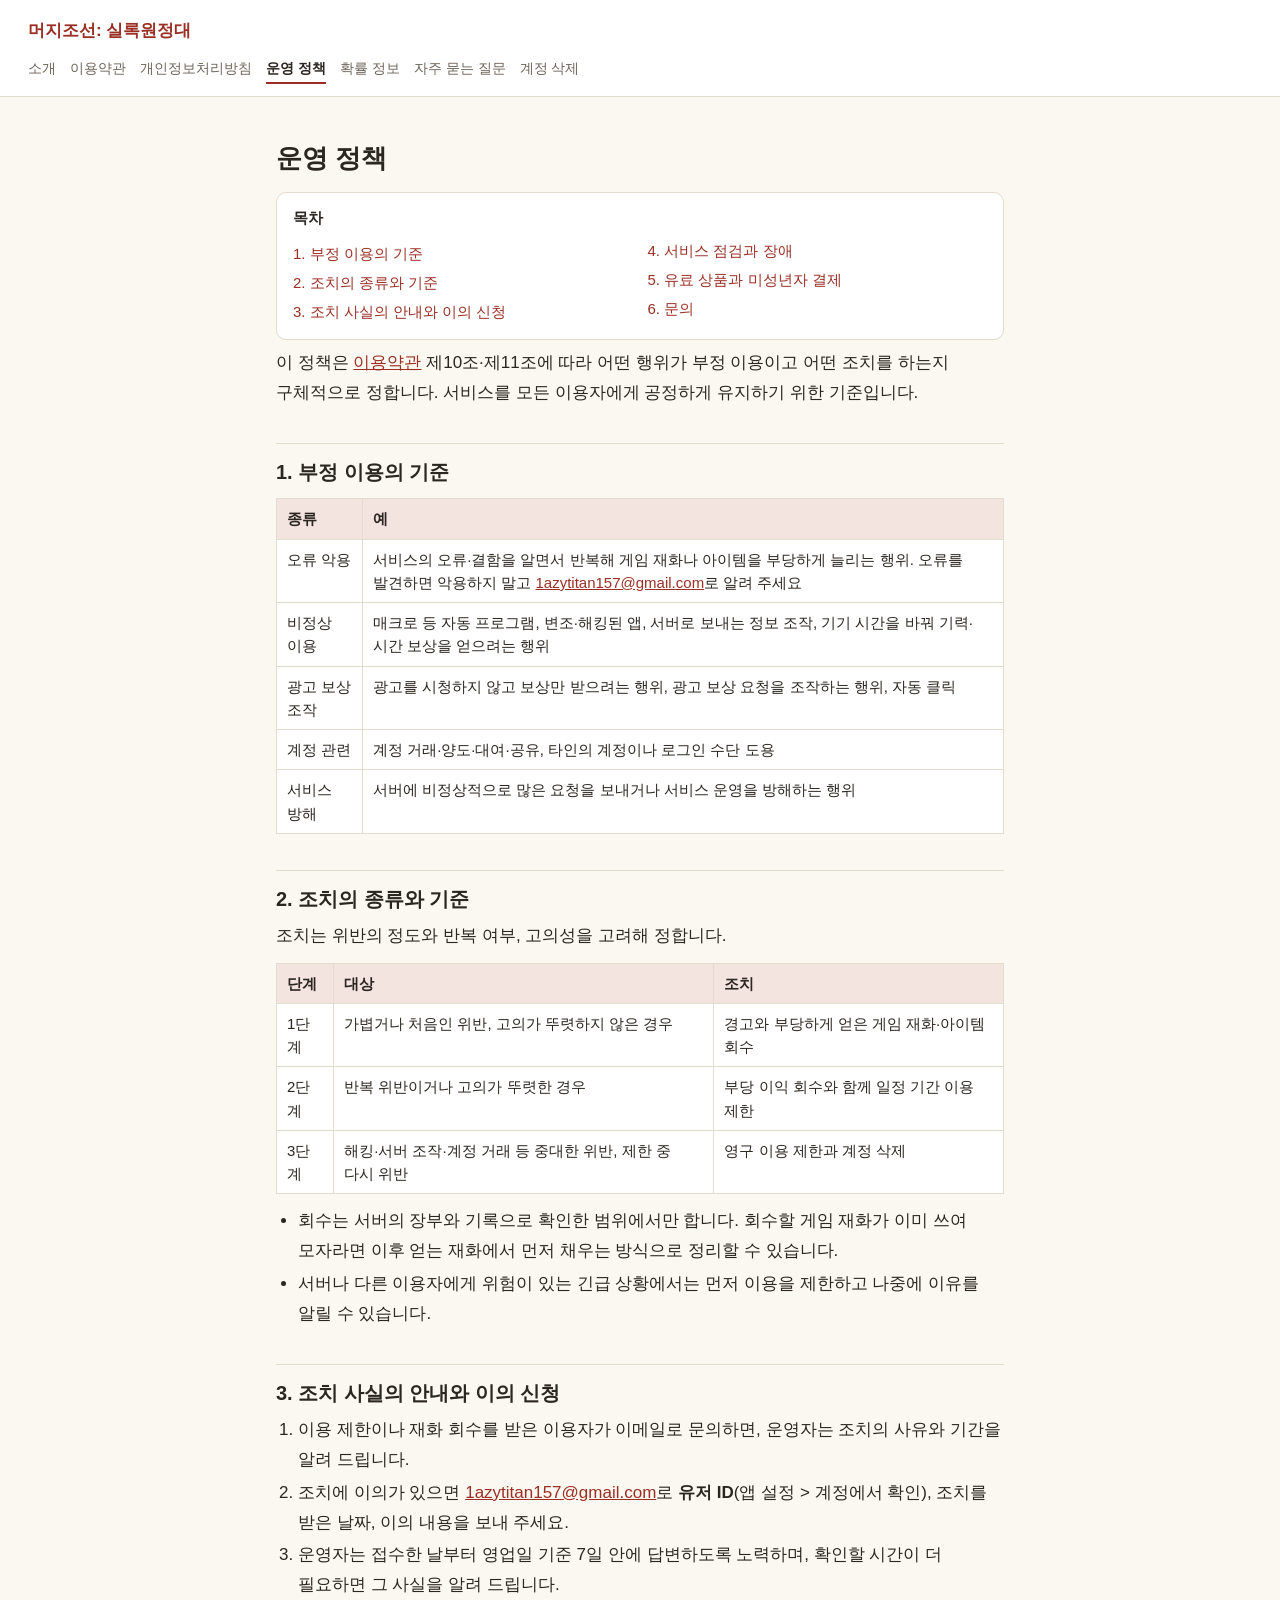
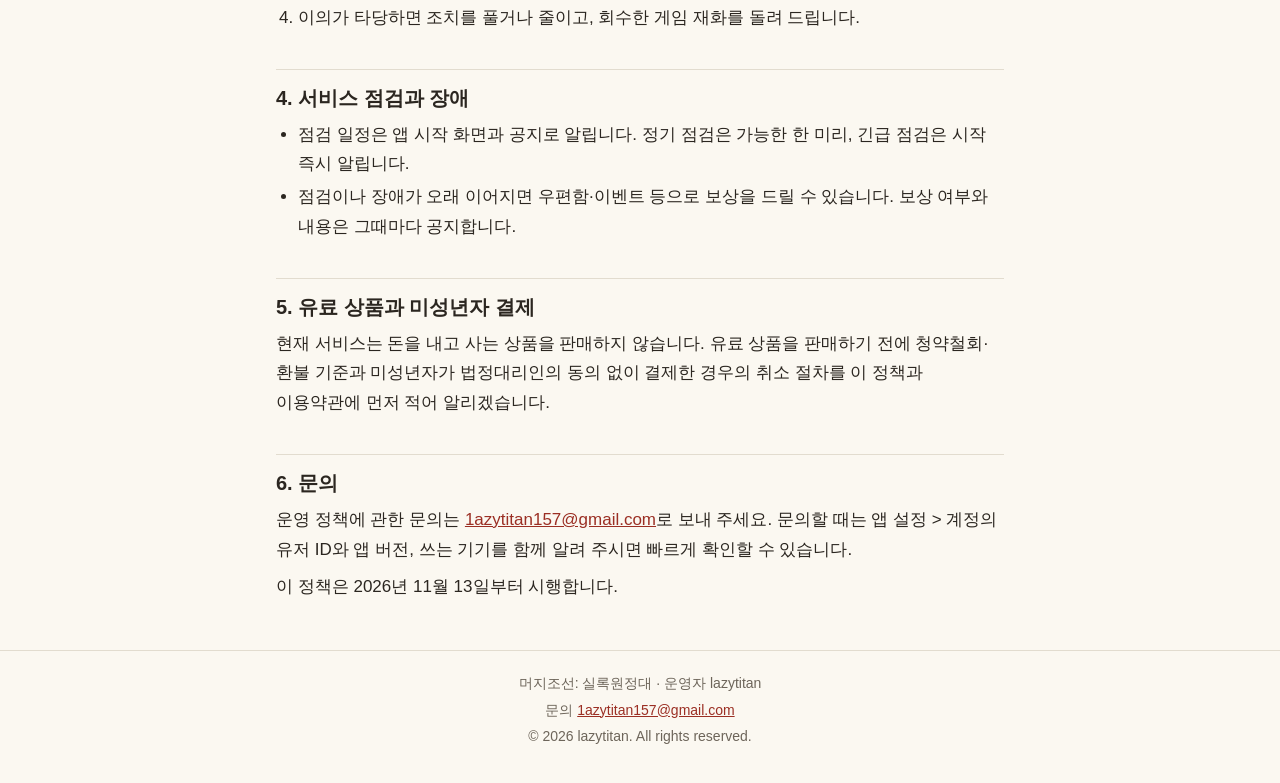
<file: policy.html>
<!doctype html>
<html lang="ko">
<head>
<meta charset="utf-8">
<meta name="viewport" content="width=device-width, initial-scale=1">
<meta name="description" content="부정 이용 기준과 이용 제한 절차">
<title>운영 정책 · 머지조선: 실록원정대</title>
<link rel="stylesheet" href="style.css">
</head>
<body>
<header class="site-header">
  <a class="brand" href="index.html">머지조선: 실록원정대</a>
  <nav class="site-nav" aria-label="문서"><a href="index.html">소개</a><a href="terms.html">이용약관</a><a href="privacy.html">개인정보처리방침</a><a href="policy.html" aria-current="page">운영 정책</a><a href="odds.html">확률 정보</a><a href="faq.html">자주 묻는 질문</a><a href="delete-account.html">계정 삭제</a></nav>
</header>
<main>
<h1 id="s1">운영 정책</h1><nav class="toc" aria-label="목차"><strong>목차</strong><ul><li><a href="#violations">1. 부정 이용의 기준</a></li><li><a href="#actions">2. 조치의 종류와 기준</a></li><li><a href="#appeal">3. 조치 사실의 안내와 이의 신청</a></li><li><a href="#maintenance">4. 서비스 점검과 장애</a></li><li><a href="#purchases">5. 유료 상품과 미성년자 결제</a></li><li><a href="#contact">6. 문의</a></li></ul></nav>
<p>이 정책은 <a href="terms.html">이용약관</a> 제10조·제11조에 따라 어떤 행위가 부정 이용이고 어떤 조치를 하는지 구체적으로 정합니다. 서비스를 모든 이용자에게 공정하게 유지하기 위한 기준입니다.</p>
<h2 id="violations">1. 부정 이용의 기준</h2>
<div class="table-wrap"><table><thead><tr><th>종류</th><th>예</th></tr></thead><tbody><tr><td>오류 악용</td><td>서비스의 오류·결함을 알면서 반복해 게임 재화나 아이템을 부당하게 늘리는 행위. 오류를 발견하면 악용하지 말고 <a href="mailto:1azytitan157@gmail.com">1azytitan157@gmail.com</a>로 알려 주세요</td></tr><tr><td>비정상 이용</td><td>매크로 등 자동 프로그램, 변조·해킹된 앱, 서버로 보내는 정보 조작, 기기 시간을 바꿔 기력·시간 보상을 얻으려는 행위</td></tr><tr><td>광고 보상 조작</td><td>광고를 시청하지 않고 보상만 받으려는 행위, 광고 보상 요청을 조작하는 행위, 자동 클릭</td></tr><tr><td>계정 관련</td><td>계정 거래·양도·대여·공유, 타인의 계정이나 로그인 수단 도용</td></tr><tr><td>서비스 방해</td><td>서버에 비정상적으로 많은 요청을 보내거나 서비스 운영을 방해하는 행위</td></tr></tbody></table></div>
<h2 id="actions">2. 조치의 종류와 기준</h2>
<p>조치는 위반의 정도와 반복 여부, 고의성을 고려해 정합니다.</p>
<div class="table-wrap"><table><thead><tr><th>단계</th><th>대상</th><th>조치</th></tr></thead><tbody><tr><td>1단계</td><td>가볍거나 처음인 위반, 고의가 뚜렷하지 않은 경우</td><td>경고와 부당하게 얻은 게임 재화·아이템 회수</td></tr><tr><td>2단계</td><td>반복 위반이거나 고의가 뚜렷한 경우</td><td>부당 이익 회수와 함께 일정 기간 이용 제한</td></tr><tr><td>3단계</td><td>해킹·서버 조작·계정 거래 등 중대한 위반, 제한 중 다시 위반</td><td>영구 이용 제한과 계정 삭제</td></tr></tbody></table></div>
<ul><li>회수는 서버의 장부와 기록으로 확인한 범위에서만 합니다. 회수할 게임 재화가 이미 쓰여 모자라면 이후 얻는 재화에서 먼저 채우는 방식으로 정리할 수 있습니다.</li><li>서버나 다른 이용자에게 위험이 있는 긴급 상황에서는 먼저 이용을 제한하고 나중에 이유를 알릴 수 있습니다.</li></ul>
<h2 id="appeal">3. 조치 사실의 안내와 이의 신청</h2>
<ol><li>이용 제한이나 재화 회수를 받은 이용자가 이메일로 문의하면, 운영자는 조치의 사유와 기간을 알려 드립니다.</li><li>조치에 이의가 있으면 <a href="mailto:1azytitan157@gmail.com">1azytitan157@gmail.com</a>로 <strong>유저 ID</strong>(앱 설정 &gt; 계정에서 확인), 조치를 받은 날짜, 이의 내용을 보내 주세요.</li><li>운영자는 접수한 날부터 영업일 기준 7일 안에 답변하도록 노력하며, 확인할 시간이 더 필요하면 그 사실을 알려 드립니다.</li><li>이의가 타당하면 조치를 풀거나 줄이고, 회수한 게임 재화를 돌려 드립니다.</li></ol>
<h2 id="maintenance">4. 서비스 점검과 장애</h2>
<ul><li>점검 일정은 앱 시작 화면과 공지로 알립니다. 정기 점검은 가능한 한 미리, 긴급 점검은 시작 즉시 알립니다.</li><li>점검이나 장애가 오래 이어지면 우편함·이벤트 등으로 보상을 드릴 수 있습니다. 보상 여부와 내용은 그때마다 공지합니다.</li></ul>
<h2 id="purchases">5. 유료 상품과 미성년자 결제</h2>
<p>현재 서비스는 돈을 내고 사는 상품을 판매하지 않습니다. 유료 상품을 판매하기 전에 청약철회·환불 기준과 미성년자가 법정대리인의 동의 없이 결제한 경우의 취소 절차를 이 정책과 이용약관에 먼저 적어 알리겠습니다.</p>
<h2 id="contact">6. 문의</h2>
<p>운영 정책에 관한 문의는 <a href="mailto:1azytitan157@gmail.com">1azytitan157@gmail.com</a>로 보내 주세요. 문의할 때는 앱 설정 &gt; 계정의 유저 ID와 앱 버전, 쓰는 기기를 함께 알려 주시면 빠르게 확인할 수 있습니다.</p>
<p>이 정책은 2026년 11월 13일부터 시행합니다.</p>
</main>
<footer class="site-footer">
  <p>머지조선: 실록원정대 · 운영자 lazytitan</p>
  <p>문의 <a href="mailto:1azytitan157@gmail.com">1azytitan157@gmail.com</a></p>
  <p>© 2026 lazytitan. All rights reserved.</p>
</footer>
</body>
</html>
</file>
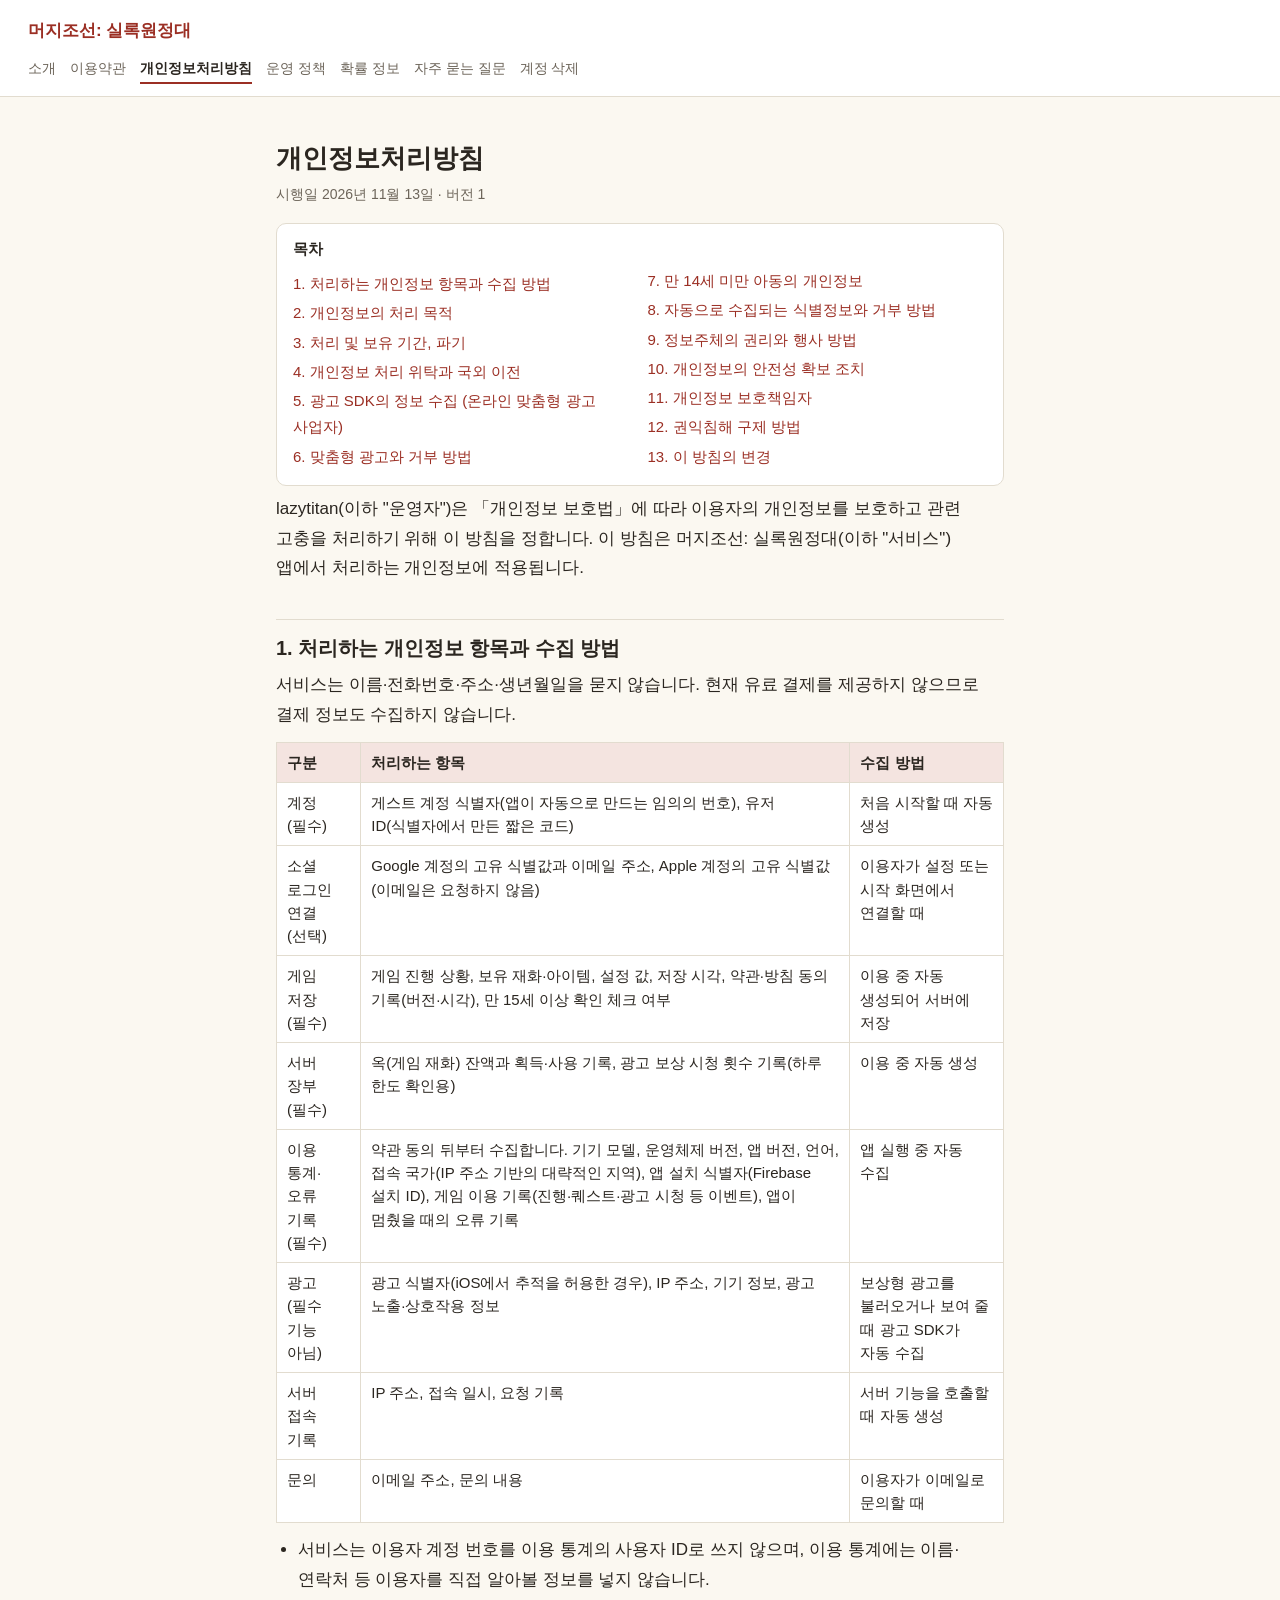
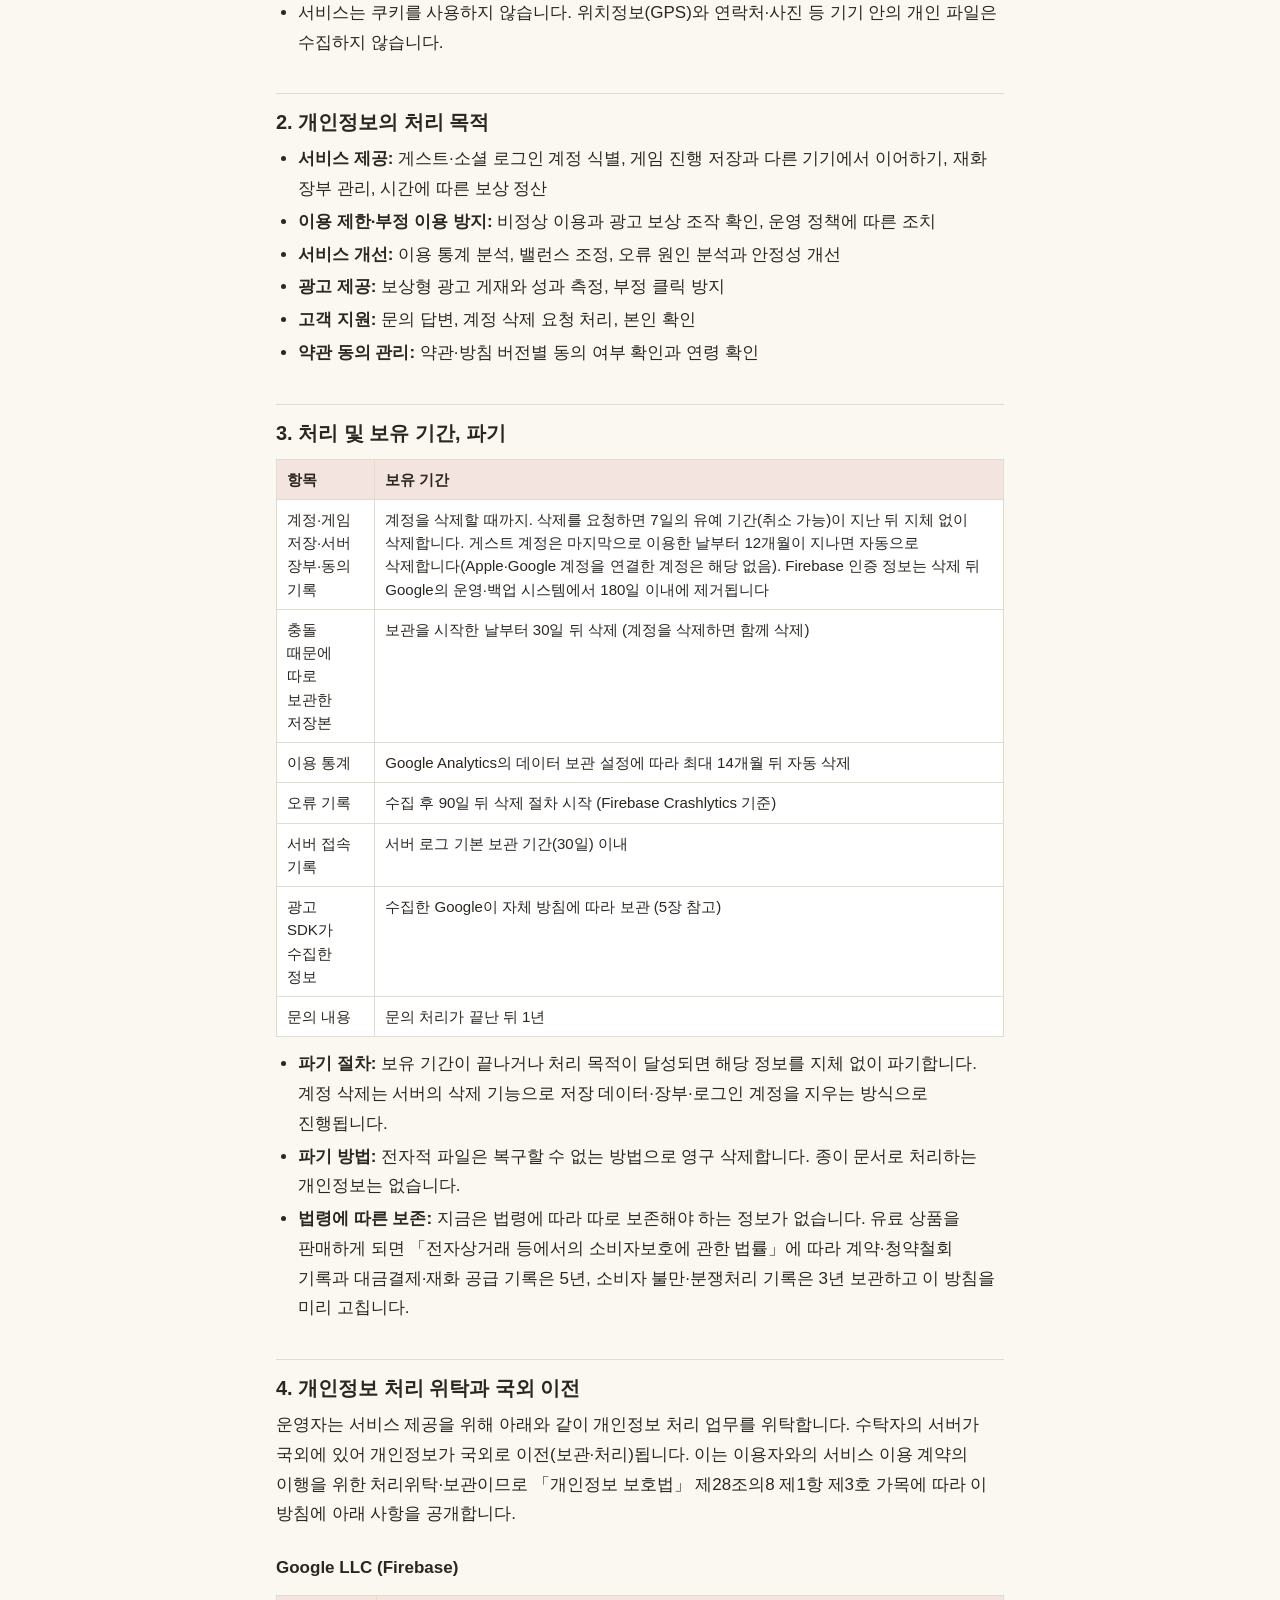
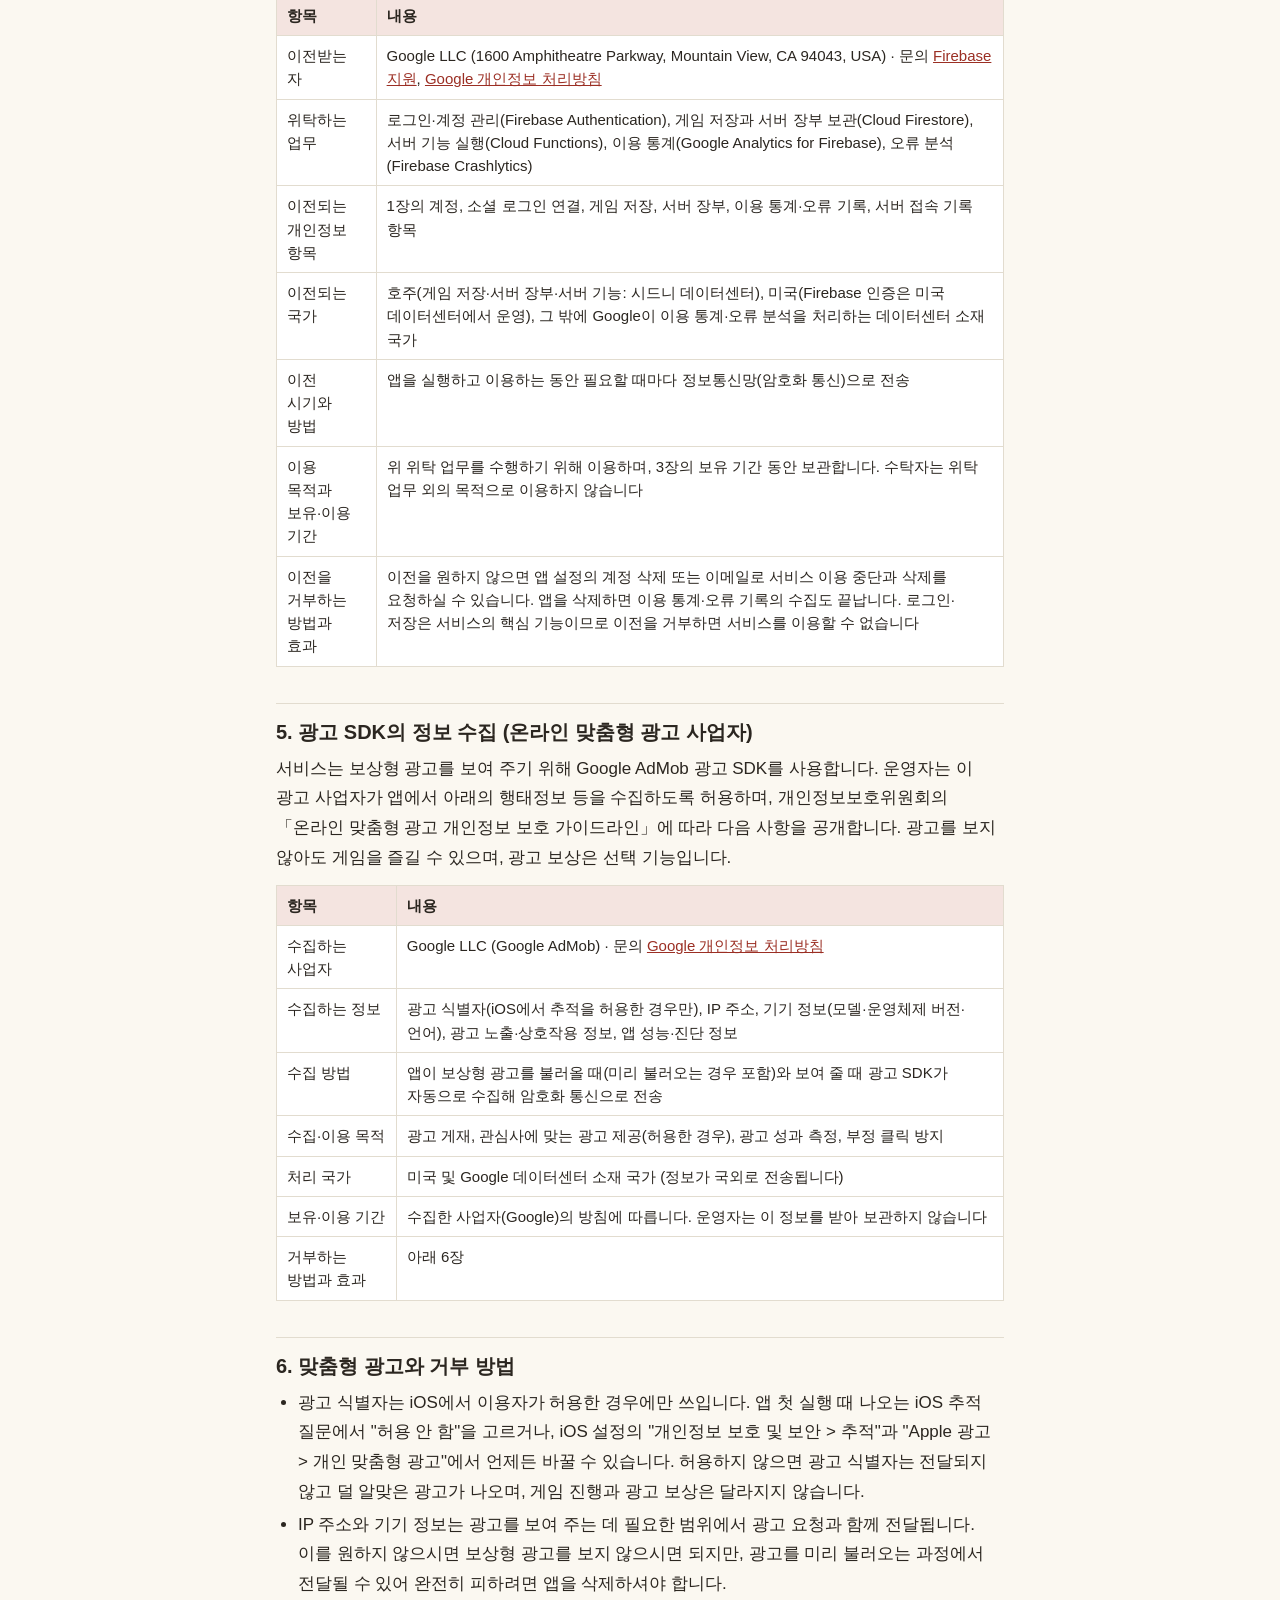
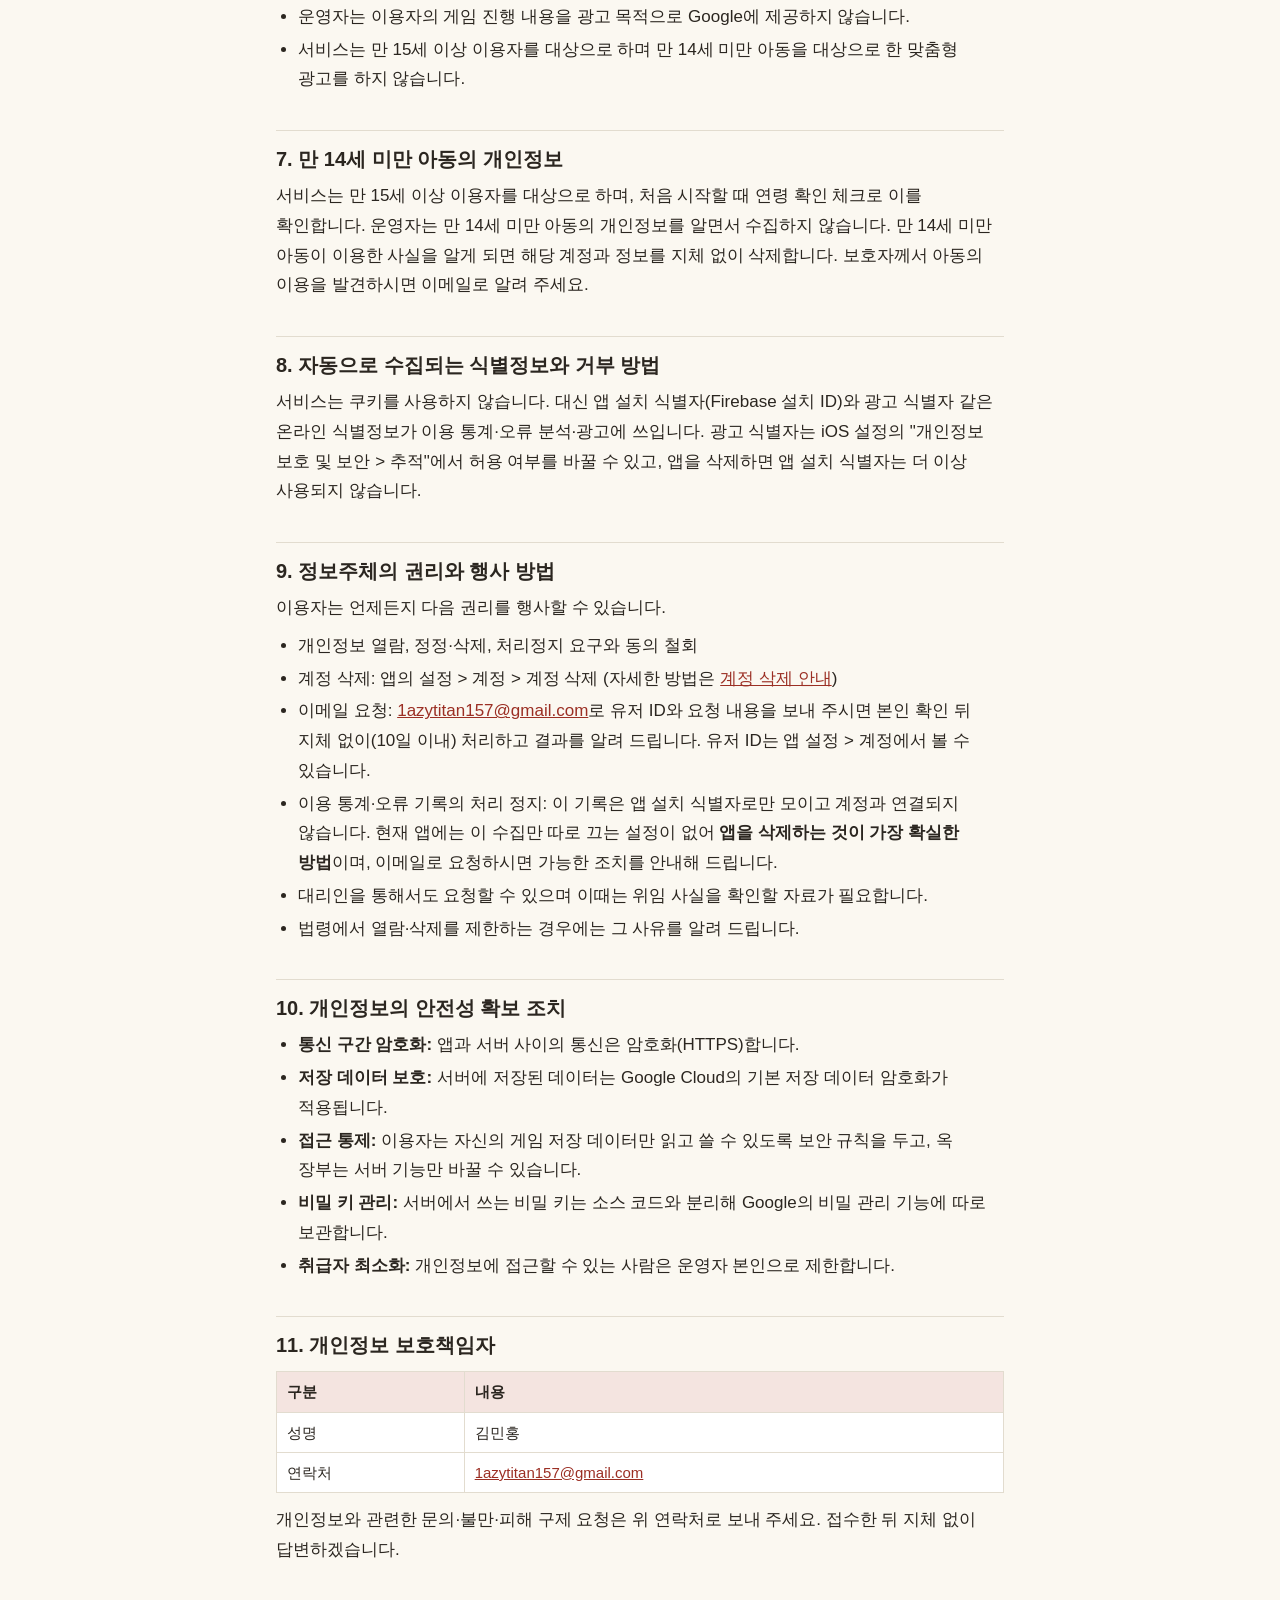
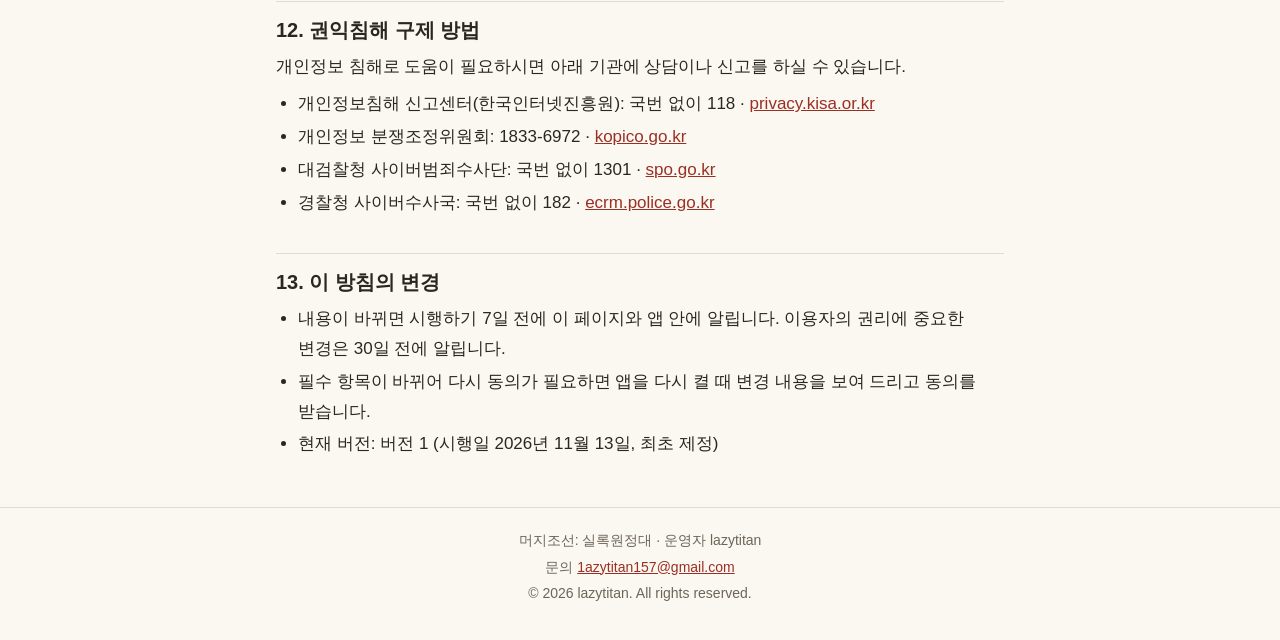
<file: privacy.html>
<!doctype html>
<html lang="ko">
<head>
<meta charset="utf-8">
<meta name="viewport" content="width=device-width, initial-scale=1">
<meta name="description" content="머지조선: 1598 실록원정대의 개인정보 처리 방침">
<title>개인정보처리방침 · 머지조선: 실록원정대</title>
<link rel="stylesheet" href="style.css">
</head>
<body>
<header class="site-header">
  <a class="brand" href="index.html">머지조선: 실록원정대</a>
  <nav class="site-nav" aria-label="문서"><a href="index.html">소개</a><a href="terms.html">이용약관</a><a href="privacy.html" aria-current="page">개인정보처리방침</a><a href="policy.html">운영 정책</a><a href="odds.html">확률 정보</a><a href="faq.html">자주 묻는 질문</a><a href="delete-account.html">계정 삭제</a></nav>
</header>
<main>
<h1 id="s1">개인정보처리방침</h1><p class="meta">시행일 2026년 11월 13일 · 버전 1</p><nav class="toc" aria-label="목차"><strong>목차</strong><ul><li><a href="#items">1. 처리하는 개인정보 항목과 수집 방법</a></li><li><a href="#purpose">2. 개인정보의 처리 목적</a></li><li><a href="#retention">3. 처리 및 보유 기간, 파기</a></li><li><a href="#outsourcing">4. 개인정보 처리 위탁과 국외 이전</a></li><li><a href="#ads">5. 광고 SDK의 정보 수집 (온라인 맞춤형 광고 사업자)</a></li><li><a href="#behavioral">6. 맞춤형 광고와 거부 방법</a></li><li><a href="#children">7. 만 14세 미만 아동의 개인정보</a></li><li><a href="#device-ids">8. 자동으로 수집되는 식별정보와 거부 방법</a></li><li><a href="#rights">9. 정보주체의 권리와 행사 방법</a></li><li><a href="#security">10. 개인정보의 안전성 확보 조치</a></li><li><a href="#officer">11. 개인정보 보호책임자</a></li><li><a href="#remedy">12. 권익침해 구제 방법</a></li><li><a href="#changes">13. 이 방침의 변경</a></li></ul></nav>
<p>lazytitan(이하 "운영자")은 「개인정보 보호법」에 따라 이용자의 개인정보를 보호하고 관련 고충을 처리하기 위해 이 방침을 정합니다. 이 방침은 머지조선: 실록원정대(이하 "서비스") 앱에서 처리하는 개인정보에 적용됩니다.</p>
<h2 id="items">1. 처리하는 개인정보 항목과 수집 방법</h2>
<p>서비스는 이름·전화번호·주소·생년월일을 묻지 않습니다. 현재 유료 결제를 제공하지 않으므로 결제 정보도 수집하지 않습니다.</p>
<div class="table-wrap"><table><thead><tr><th>구분</th><th>처리하는 항목</th><th>수집 방법</th></tr></thead><tbody><tr><td>계정(필수)</td><td>게스트 계정 식별자(앱이 자동으로 만드는 임의의 번호), 유저 ID(식별자에서 만든 짧은 코드)</td><td>처음 시작할 때 자동 생성</td></tr><tr><td>소셜 로그인 연결(선택)</td><td>Google 계정의 고유 식별값과 이메일 주소, Apple 계정의 고유 식별값(이메일은 요청하지 않음)</td><td>이용자가 설정 또는 시작 화면에서 연결할 때</td></tr><tr><td>게임 저장(필수)</td><td>게임 진행 상황, 보유 재화·아이템, 설정 값, 저장 시각, 약관·방침 동의 기록(버전·시각), 만 15세 이상 확인 체크 여부</td><td>이용 중 자동 생성되어 서버에 저장</td></tr><tr><td>서버 장부(필수)</td><td>옥(게임 재화) 잔액과 획득·사용 기록, 광고 보상 시청 횟수 기록(하루 한도 확인용)</td><td>이용 중 자동 생성</td></tr><tr><td>이용 통계·오류 기록(필수)</td><td>약관 동의 뒤부터 수집합니다. 기기 모델, 운영체제 버전, 앱 버전, 언어, 접속 국가(IP 주소 기반의 대략적인 지역), 앱 설치 식별자(Firebase 설치 ID), 게임 이용 기록(진행·퀘스트·광고 시청 등 이벤트), 앱이 멈췄을 때의 오류 기록</td><td>앱 실행 중 자동 수집</td></tr><tr><td>광고(필수 기능 아님)</td><td>광고 식별자(iOS에서 추적을 허용한 경우), IP 주소, 기기 정보, 광고 노출·상호작용 정보</td><td>보상형 광고를 불러오거나 보여 줄 때 광고 SDK가 자동 수집</td></tr><tr><td>서버 접속 기록</td><td>IP 주소, 접속 일시, 요청 기록</td><td>서버 기능을 호출할 때 자동 생성</td></tr><tr><td>문의</td><td>이메일 주소, 문의 내용</td><td>이용자가 이메일로 문의할 때</td></tr></tbody></table></div>
<ul><li>서비스는 이용자 계정 번호를 이용 통계의 사용자 ID로 쓰지 않으며, 이용 통계에는 이름·연락처 등 이용자를 직접 알아볼 정보를 넣지 않습니다.</li><li>서비스는 쿠키를 사용하지 않습니다. 위치정보(GPS)와 연락처·사진 등 기기 안의 개인 파일은 수집하지 않습니다.</li></ul>
<h2 id="purpose">2. 개인정보의 처리 목적</h2>
<ul><li><strong>서비스 제공:</strong> 게스트·소셜 로그인 계정 식별, 게임 진행 저장과 다른 기기에서 이어하기, 재화 장부 관리, 시간에 따른 보상 정산</li><li><strong>이용 제한·부정 이용 방지:</strong> 비정상 이용과 광고 보상 조작 확인, 운영 정책에 따른 조치</li><li><strong>서비스 개선:</strong> 이용 통계 분석, 밸런스 조정, 오류 원인 분석과 안정성 개선</li><li><strong>광고 제공:</strong> 보상형 광고 게재와 성과 측정, 부정 클릭 방지</li><li><strong>고객 지원:</strong> 문의 답변, 계정 삭제 요청 처리, 본인 확인</li><li><strong>약관 동의 관리:</strong> 약관·방침 버전별 동의 여부 확인과 연령 확인</li></ul>
<h2 id="retention">3. 처리 및 보유 기간, 파기</h2>
<div class="table-wrap"><table><thead><tr><th>항목</th><th>보유 기간</th></tr></thead><tbody><tr><td>계정·게임 저장·서버 장부·동의 기록</td><td>계정을 삭제할 때까지. 삭제를 요청하면 7일의 유예 기간(취소 가능)이 지난 뒤 지체 없이 삭제합니다. 게스트 계정은 마지막으로 이용한 날부터 12개월이 지나면 자동으로 삭제합니다(Apple·Google 계정을 연결한 계정은 해당 없음). Firebase 인증 정보는 삭제 뒤 Google의 운영·백업 시스템에서 180일 이내에 제거됩니다</td></tr><tr><td>충돌 때문에 따로 보관한 저장본</td><td>보관을 시작한 날부터 30일 뒤 삭제 (계정을 삭제하면 함께 삭제)</td></tr><tr><td>이용 통계</td><td>Google Analytics의 데이터 보관 설정에 따라 최대 14개월 뒤 자동 삭제</td></tr><tr><td>오류 기록</td><td>수집 후 90일 뒤 삭제 절차 시작 (Firebase Crashlytics 기준)</td></tr><tr><td>서버 접속 기록</td><td>서버 로그 기본 보관 기간(30일) 이내</td></tr><tr><td>광고 SDK가 수집한 정보</td><td>수집한 Google이 자체 방침에 따라 보관 (5장 참고)</td></tr><tr><td>문의 내용</td><td>문의 처리가 끝난 뒤 1년</td></tr></tbody></table></div>
<ul><li><strong>파기 절차:</strong> 보유 기간이 끝나거나 처리 목적이 달성되면 해당 정보를 지체 없이 파기합니다. 계정 삭제는 서버의 삭제 기능으로 저장 데이터·장부·로그인 계정을 지우는 방식으로 진행됩니다.</li><li><strong>파기 방법:</strong> 전자적 파일은 복구할 수 없는 방법으로 영구 삭제합니다. 종이 문서로 처리하는 개인정보는 없습니다.</li><li><strong>법령에 따른 보존:</strong> 지금은 법령에 따라 따로 보존해야 하는 정보가 없습니다. 유료 상품을 판매하게 되면 「전자상거래 등에서의 소비자보호에 관한 법률」에 따라 계약·청약철회 기록과 대금결제·재화 공급 기록은 5년, 소비자 불만·분쟁처리 기록은 3년 보관하고 이 방침을 미리 고칩니다.</li></ul>
<h2 id="outsourcing">4. 개인정보 처리 위탁과 국외 이전</h2>
<p>운영자는 서비스 제공을 위해 아래와 같이 개인정보 처리 업무를 위탁합니다. 수탁자의 서버가 국외에 있어 개인정보가 국외로 이전(보관·처리)됩니다. 이는 이용자와의 서비스 이용 계약의 이행을 위한 처리위탁·보관이므로 「개인정보 보호법」 제28조의8 제1항 제3호 가목에 따라 이 방침에 아래 사항을 공개합니다.</p>
<h3 id="google-firebase">Google LLC (Firebase)</h3>
<div class="table-wrap"><table><thead><tr><th>항목</th><th>내용</th></tr></thead><tbody><tr><td>이전받는 자</td><td>Google LLC (1600 Amphitheatre Parkway, Mountain View, CA 94043, USA) · 문의 <a href="https://firebase.google.com/support/troubleshooter/contact">Firebase 지원</a>, <a href="https://policies.google.com/privacy">Google 개인정보 처리방침</a></td></tr><tr><td>위탁하는 업무</td><td>로그인·계정 관리(Firebase Authentication), 게임 저장과 서버 장부 보관(Cloud Firestore), 서버 기능 실행(Cloud Functions), 이용 통계(Google Analytics for Firebase), 오류 분석(Firebase Crashlytics)</td></tr><tr><td>이전되는 개인정보 항목</td><td>1장의 계정, 소셜 로그인 연결, 게임 저장, 서버 장부, 이용 통계·오류 기록, 서버 접속 기록 항목</td></tr><tr><td>이전되는 국가</td><td>호주(게임 저장·서버 장부·서버 기능: 시드니 데이터센터), 미국(Firebase 인증은 미국 데이터센터에서 운영), 그 밖에 Google이 이용 통계·오류 분석을 처리하는 데이터센터 소재 국가</td></tr><tr><td>이전 시기와 방법</td><td>앱을 실행하고 이용하는 동안 필요할 때마다 정보통신망(암호화 통신)으로 전송</td></tr><tr><td>이용 목적과 보유·이용 기간</td><td>위 위탁 업무를 수행하기 위해 이용하며, 3장의 보유 기간 동안 보관합니다. 수탁자는 위탁 업무 외의 목적으로 이용하지 않습니다</td></tr><tr><td>이전을 거부하는 방법과 효과</td><td>이전을 원하지 않으면 앱 설정의 계정 삭제 또는 이메일로 서비스 이용 중단과 삭제를 요청하실 수 있습니다. 앱을 삭제하면 이용 통계·오류 기록의 수집도 끝납니다. 로그인·저장은 서비스의 핵심 기능이므로 이전을 거부하면 서비스를 이용할 수 없습니다</td></tr></tbody></table></div>
<h2 id="ads">5. 광고 SDK의 정보 수집 (온라인 맞춤형 광고 사업자)</h2>
<p>서비스는 보상형 광고를 보여 주기 위해 Google AdMob 광고 SDK를 사용합니다. 운영자는 이 광고 사업자가 앱에서 아래의 행태정보 등을 수집하도록 허용하며, 개인정보보호위원회의 「온라인 맞춤형 광고 개인정보 보호 가이드라인」에 따라 다음 사항을 공개합니다. 광고를 보지 않아도 게임을 즐길 수 있으며, 광고 보상은 선택 기능입니다.</p>
<div class="table-wrap"><table><thead><tr><th>항목</th><th>내용</th></tr></thead><tbody><tr><td>수집하는 사업자</td><td>Google LLC (Google AdMob) · 문의 <a href="https://policies.google.com/privacy">Google 개인정보 처리방침</a></td></tr><tr><td>수집하는 정보</td><td>광고 식별자(iOS에서 추적을 허용한 경우만), IP 주소, 기기 정보(모델·운영체제 버전·언어), 광고 노출·상호작용 정보, 앱 성능·진단 정보</td></tr><tr><td>수집 방법</td><td>앱이 보상형 광고를 불러올 때(미리 불러오는 경우 포함)와 보여 줄 때 광고 SDK가 자동으로 수집해 암호화 통신으로 전송</td></tr><tr><td>수집·이용 목적</td><td>광고 게재, 관심사에 맞는 광고 제공(허용한 경우), 광고 성과 측정, 부정 클릭 방지</td></tr><tr><td>처리 국가</td><td>미국 및 Google 데이터센터 소재 국가 (정보가 국외로 전송됩니다)</td></tr><tr><td>보유·이용 기간</td><td>수집한 사업자(Google)의 방침에 따릅니다. 운영자는 이 정보를 받아 보관하지 않습니다</td></tr><tr><td>거부하는 방법과 효과</td><td>아래 6장</td></tr></tbody></table></div>
<h2 id="behavioral">6. 맞춤형 광고와 거부 방법</h2>
<ul><li>광고 식별자는 iOS에서 이용자가 허용한 경우에만 쓰입니다. 앱 첫 실행 때 나오는 iOS 추적 질문에서 "허용 안 함"을 고르거나, iOS 설정의 "개인정보 보호 및 보안 &gt; 추적"과 "Apple 광고 &gt; 개인 맞춤형 광고"에서 언제든 바꿀 수 있습니다. 허용하지 않으면 광고 식별자는 전달되지 않고 덜 알맞은 광고가 나오며, 게임 진행과 광고 보상은 달라지지 않습니다.</li><li>IP 주소와 기기 정보는 광고를 보여 주는 데 필요한 범위에서 광고 요청과 함께 전달됩니다. 이를 원하지 않으시면 보상형 광고를 보지 않으시면 되지만, 광고를 미리 불러오는 과정에서 전달될 수 있어 완전히 피하려면 앱을 삭제하셔야 합니다.</li><li>운영자는 이용자의 게임 진행 내용을 광고 목적으로 Google에 제공하지 않습니다.</li><li>서비스는 만 15세 이상 이용자를 대상으로 하며 만 14세 미만 아동을 대상으로 한 맞춤형 광고를 하지 않습니다.</li></ul>
<h2 id="children">7. 만 14세 미만 아동의 개인정보</h2>
<p>서비스는 만 15세 이상 이용자를 대상으로 하며, 처음 시작할 때 연령 확인 체크로 이를 확인합니다. 운영자는 만 14세 미만 아동의 개인정보를 알면서 수집하지 않습니다. 만 14세 미만 아동이 이용한 사실을 알게 되면 해당 계정과 정보를 지체 없이 삭제합니다. 보호자께서 아동의 이용을 발견하시면 이메일로 알려 주세요.</p>
<h2 id="device-ids">8. 자동으로 수집되는 식별정보와 거부 방법</h2>
<p>서비스는 쿠키를 사용하지 않습니다. 대신 앱 설치 식별자(Firebase 설치 ID)와 광고 식별자 같은 온라인 식별정보가 이용 통계·오류 분석·광고에 쓰입니다. 광고 식별자는 iOS 설정의 "개인정보 보호 및 보안 &gt; 추적"에서 허용 여부를 바꿀 수 있고, 앱을 삭제하면 앱 설치 식별자는 더 이상 사용되지 않습니다.</p>
<h2 id="rights">9. 정보주체의 권리와 행사 방법</h2>
<p>이용자는 언제든지 다음 권리를 행사할 수 있습니다.</p>
<ul><li>개인정보 열람, 정정·삭제, 처리정지 요구와 동의 철회</li><li>계정 삭제: 앱의 설정 &gt; 계정 &gt; 계정 삭제 (자세한 방법은 <a href="delete-account.html">계정 삭제 안내</a>)</li><li>이메일 요청: <a href="mailto:1azytitan157@gmail.com">1azytitan157@gmail.com</a>로 유저 ID와 요청 내용을 보내 주시면 본인 확인 뒤 지체 없이(10일 이내) 처리하고 결과를 알려 드립니다. 유저 ID는 앱 설정 &gt; 계정에서 볼 수 있습니다.</li><li>이용 통계·오류 기록의 처리 정지: 이 기록은 앱 설치 식별자로만 모이고 계정과 연결되지 않습니다. 현재 앱에는 이 수집만 따로 끄는 설정이 없어 <strong>앱을 삭제하는 것이 가장 확실한 방법</strong>이며, 이메일로 요청하시면 가능한 조치를 안내해 드립니다.</li><li>대리인을 통해서도 요청할 수 있으며 이때는 위임 사실을 확인할 자료가 필요합니다.</li><li>법령에서 열람·삭제를 제한하는 경우에는 그 사유를 알려 드립니다.</li></ul>
<h2 id="security">10. 개인정보의 안전성 확보 조치</h2>
<ul><li><strong>통신 구간 암호화:</strong> 앱과 서버 사이의 통신은 암호화(HTTPS)합니다.</li><li><strong>저장 데이터 보호:</strong> 서버에 저장된 데이터는 Google Cloud의 기본 저장 데이터 암호화가 적용됩니다.</li><li><strong>접근 통제:</strong> 이용자는 자신의 게임 저장 데이터만 읽고 쓸 수 있도록 보안 규칙을 두고, 옥 장부는 서버 기능만 바꿀 수 있습니다.</li><li><strong>비밀 키 관리:</strong> 서버에서 쓰는 비밀 키는 소스 코드와 분리해 Google의 비밀 관리 기능에 따로 보관합니다.</li><li><strong>취급자 최소화:</strong> 개인정보에 접근할 수 있는 사람은 운영자 본인으로 제한합니다.</li></ul>
<h2 id="officer">11. 개인정보 보호책임자</h2>
<div class="table-wrap"><table><thead><tr><th>구분</th><th>내용</th></tr></thead><tbody><tr><td>성명</td><td>김민홍</td></tr><tr><td>연락처</td><td><a href="mailto:1azytitan157@gmail.com">1azytitan157@gmail.com</a></td></tr></tbody></table></div>
<p>개인정보와 관련한 문의·불만·피해 구제 요청은 위 연락처로 보내 주세요. 접수한 뒤 지체 없이 답변하겠습니다.</p>
<h2 id="remedy">12. 권익침해 구제 방법</h2>
<p>개인정보 침해로 도움이 필요하시면 아래 기관에 상담이나 신고를 하실 수 있습니다.</p>
<ul><li>개인정보침해 신고센터(한국인터넷진흥원): 국번 없이 118 · <a href="https://privacy.kisa.or.kr">privacy.kisa.or.kr</a></li><li>개인정보 분쟁조정위원회: 1833-6972 · <a href="https://www.kopico.go.kr">kopico.go.kr</a></li><li>대검찰청 사이버범죄수사단: 국번 없이 1301 · <a href="https://www.spo.go.kr">spo.go.kr</a></li><li>경찰청 사이버수사국: 국번 없이 182 · <a href="https://ecrm.police.go.kr">ecrm.police.go.kr</a></li></ul>
<h2 id="changes">13. 이 방침의 변경</h2>
<ul><li>내용이 바뀌면 시행하기 7일 전에 이 페이지와 앱 안에 알립니다. 이용자의 권리에 중요한 변경은 30일 전에 알립니다.</li><li>필수 항목이 바뀌어 다시 동의가 필요하면 앱을 다시 켤 때 변경 내용을 보여 드리고 동의를 받습니다.</li><li>현재 버전: 버전 1 (시행일 2026년 11월 13일, 최초 제정)</li></ul>
</main>
<footer class="site-footer">
  <p>머지조선: 실록원정대 · 운영자 lazytitan</p>
  <p>문의 <a href="mailto:1azytitan157@gmail.com">1azytitan157@gmail.com</a></p>
  <p>© 2026 lazytitan. All rights reserved.</p>
</footer>
</body>
</html>
</file>
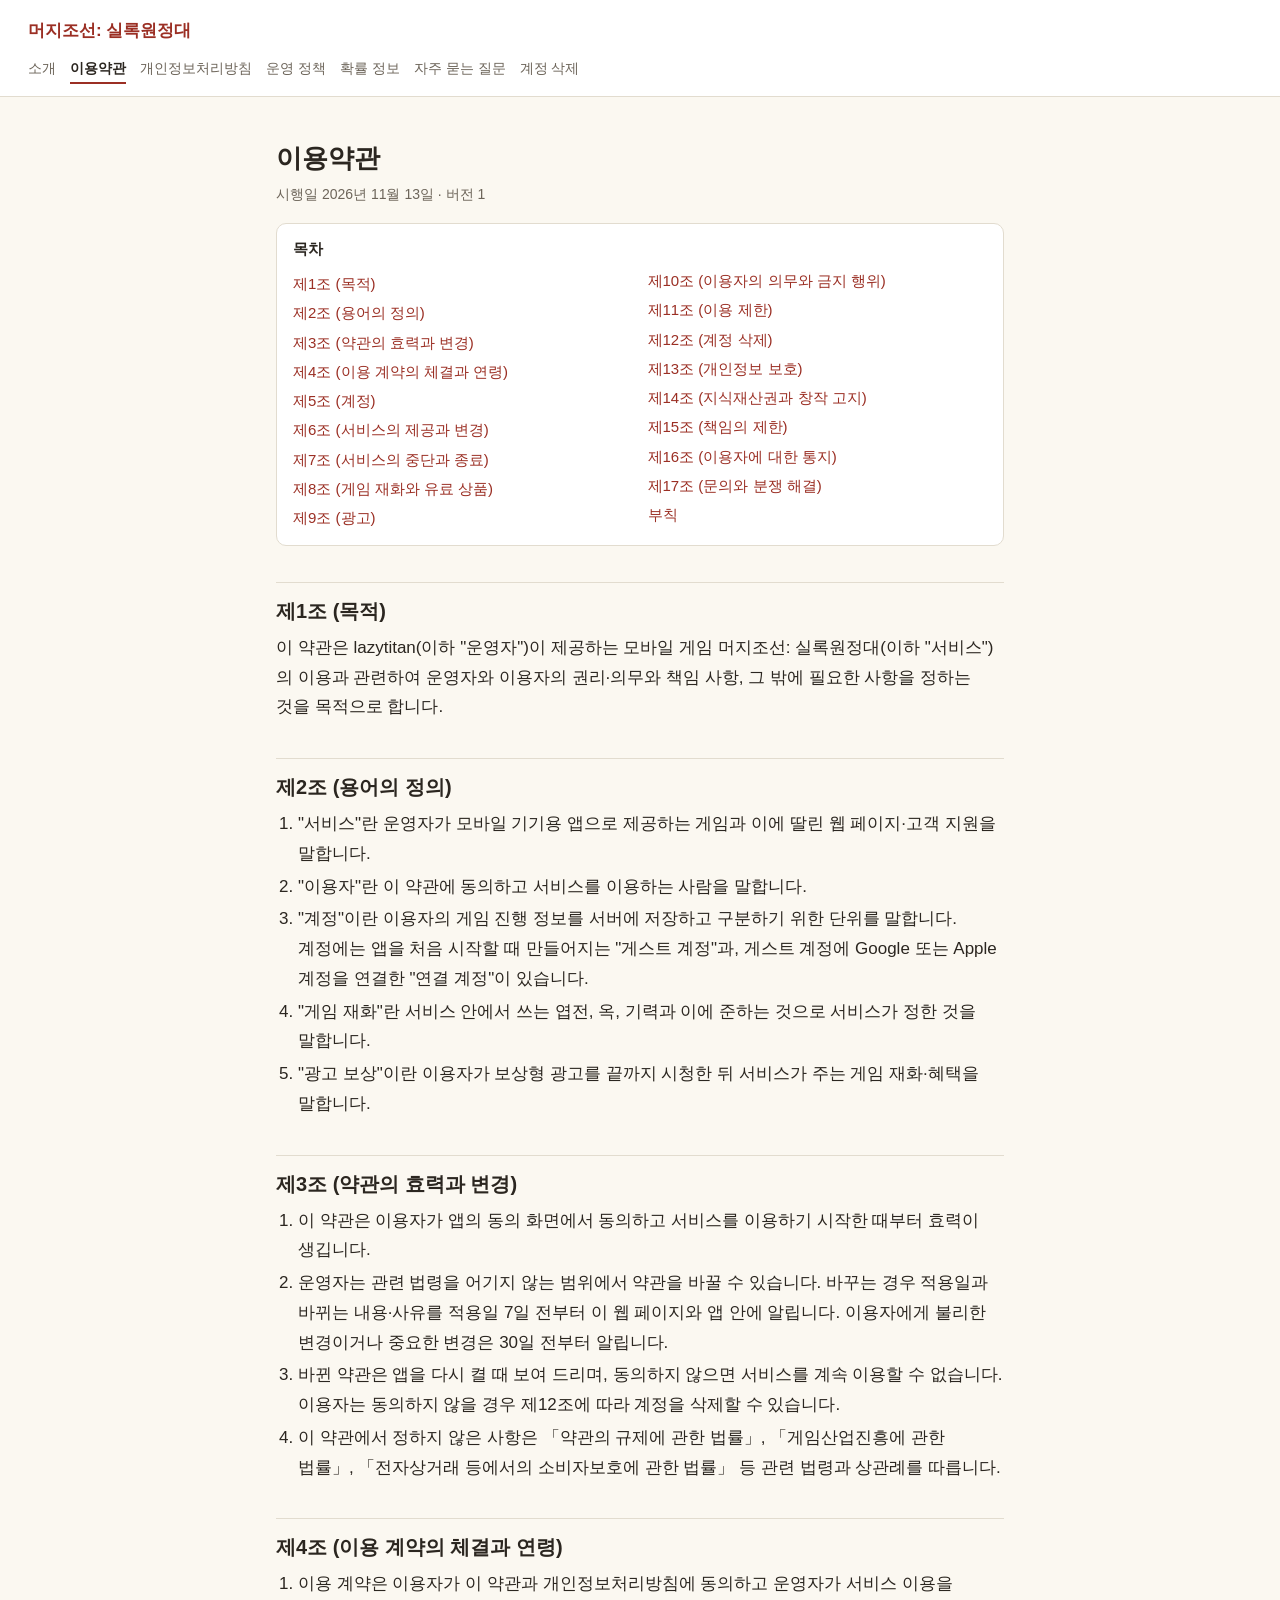
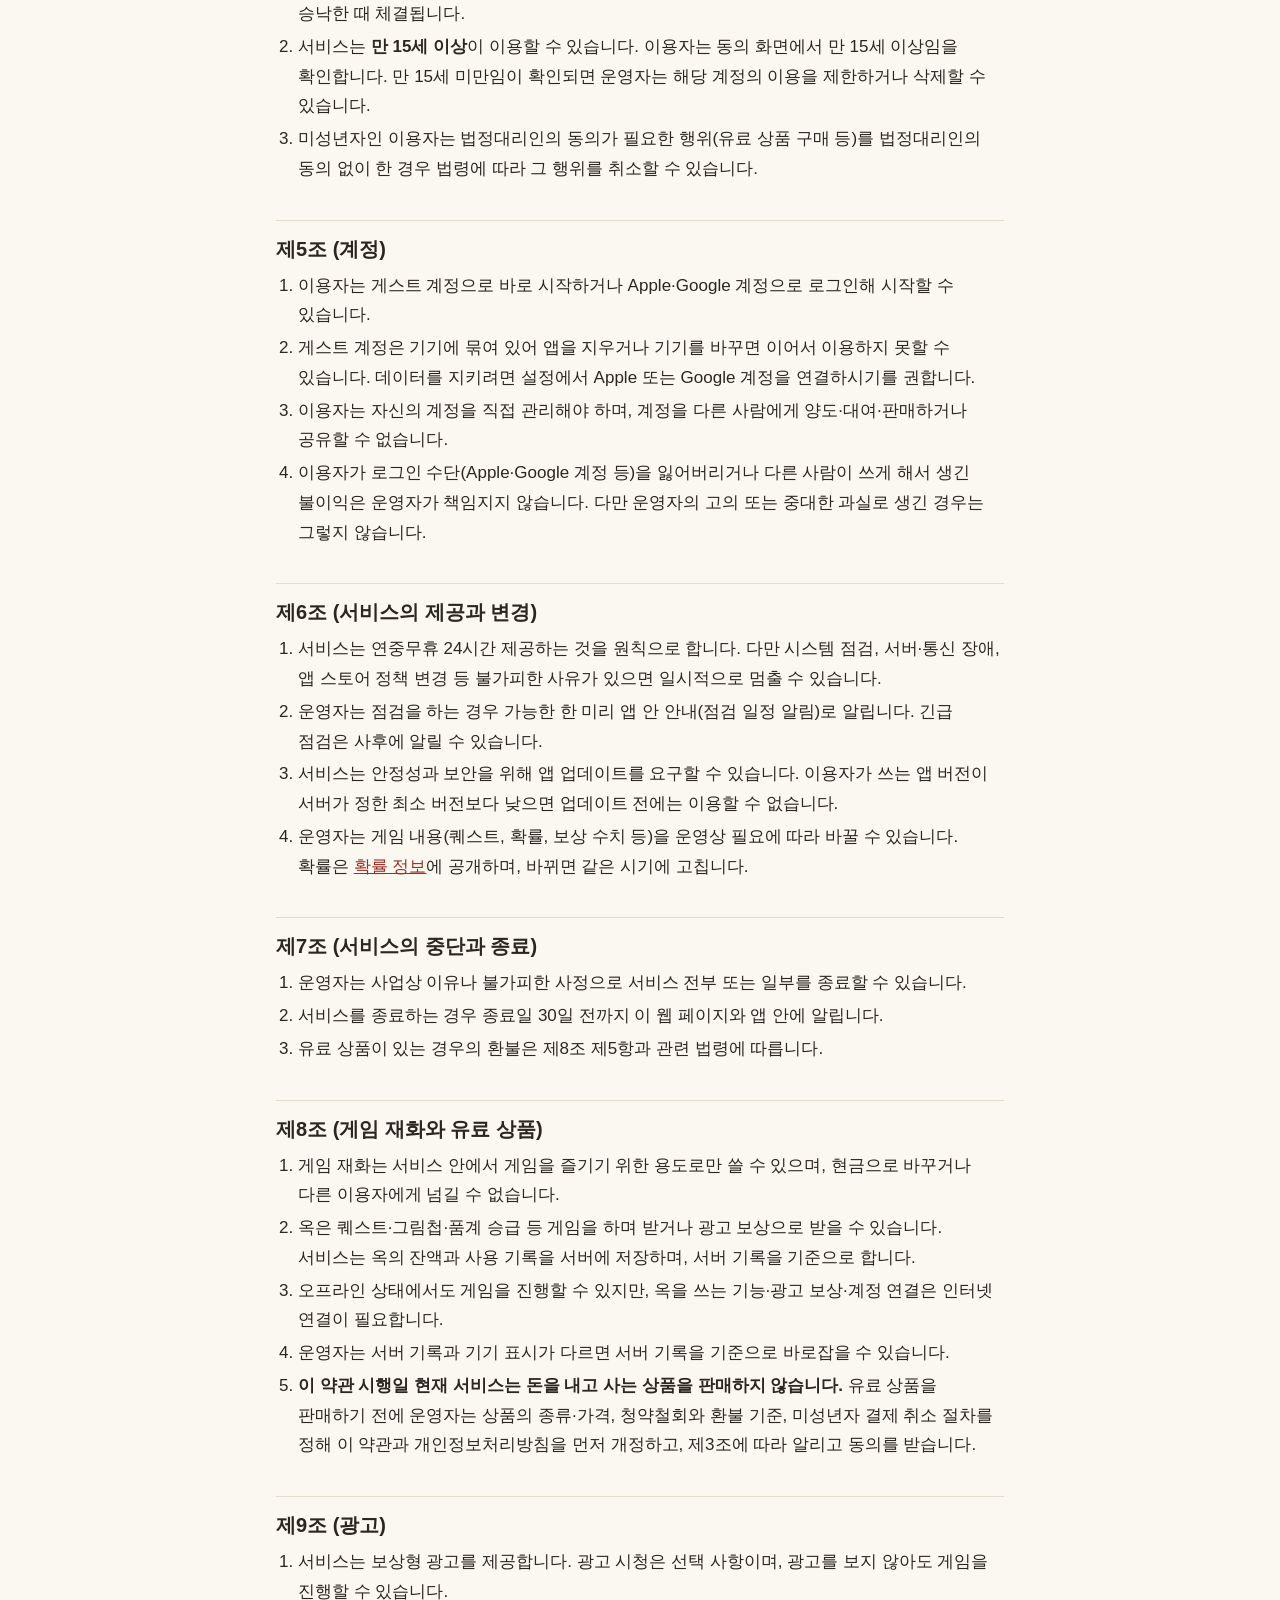
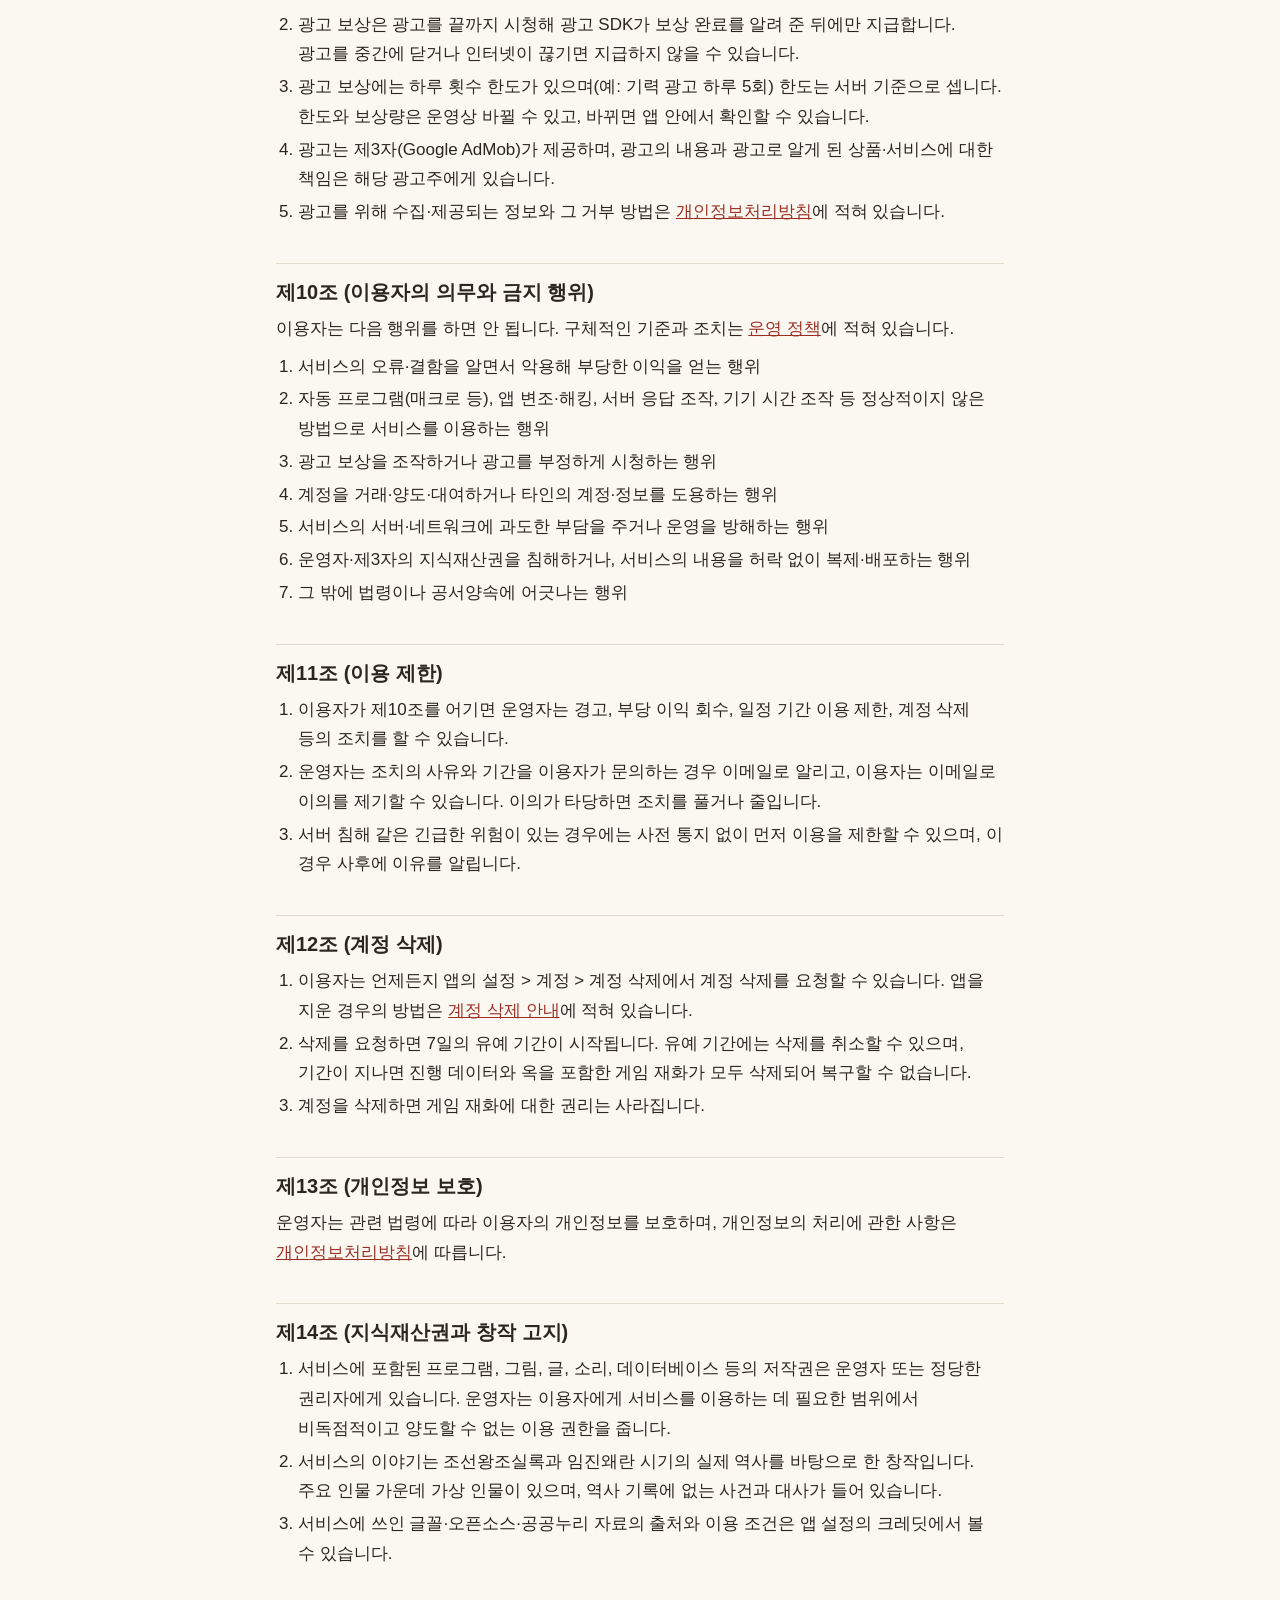
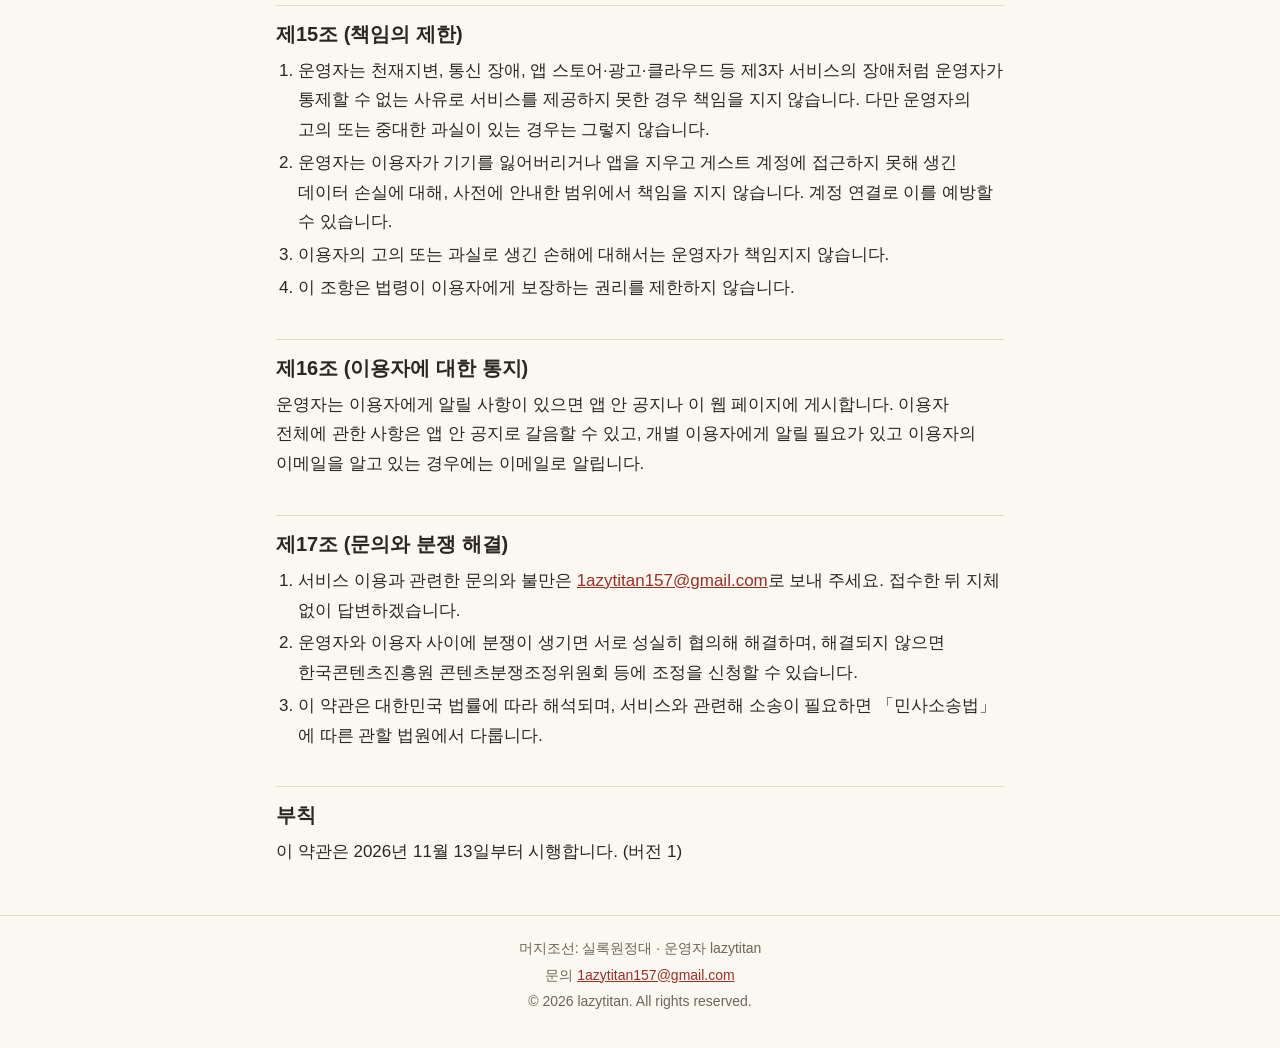
<file: terms.html>
<!doctype html>
<html lang="ko">
<head>
<meta charset="utf-8">
<meta name="viewport" content="width=device-width, initial-scale=1">
<meta name="description" content="머지조선: 1598 실록원정대 이용약관">
<title>이용약관 · 머지조선: 실록원정대</title>
<link rel="stylesheet" href="style.css">
</head>
<body>
<header class="site-header">
  <a class="brand" href="index.html">머지조선: 실록원정대</a>
  <nav class="site-nav" aria-label="문서"><a href="index.html">소개</a><a href="terms.html" aria-current="page">이용약관</a><a href="privacy.html">개인정보처리방침</a><a href="policy.html">운영 정책</a><a href="odds.html">확률 정보</a><a href="faq.html">자주 묻는 질문</a><a href="delete-account.html">계정 삭제</a></nav>
</header>
<main>
<h1 id="s1">이용약관</h1><p class="meta">시행일 2026년 11월 13일 · 버전 1</p><nav class="toc" aria-label="목차"><strong>목차</strong><ul><li><a href="#a1">제1조 (목적)</a></li><li><a href="#a2">제2조 (용어의 정의)</a></li><li><a href="#a3">제3조 (약관의 효력과 변경)</a></li><li><a href="#a4">제4조 (이용 계약의 체결과 연령)</a></li><li><a href="#a5">제5조 (계정)</a></li><li><a href="#a6">제6조 (서비스의 제공과 변경)</a></li><li><a href="#a7">제7조 (서비스의 중단과 종료)</a></li><li><a href="#a8">제8조 (게임 재화와 유료 상품)</a></li><li><a href="#a9">제9조 (광고)</a></li><li><a href="#a10">제10조 (이용자의 의무와 금지 행위)</a></li><li><a href="#a11">제11조 (이용 제한)</a></li><li><a href="#a12">제12조 (계정 삭제)</a></li><li><a href="#a13">제13조 (개인정보 보호)</a></li><li><a href="#a14">제14조 (지식재산권과 창작 고지)</a></li><li><a href="#a15">제15조 (책임의 제한)</a></li><li><a href="#a16">제16조 (이용자에 대한 통지)</a></li><li><a href="#a17">제17조 (문의와 분쟁 해결)</a></li><li><a href="#addendum">부칙</a></li></ul></nav>
<h2 id="a1">제1조 (목적)</h2>
<p>이 약관은 lazytitan(이하 "운영자")이 제공하는 모바일 게임 머지조선: 실록원정대(이하 "서비스")의 이용과 관련하여 운영자와 이용자의 권리·의무와 책임 사항, 그 밖에 필요한 사항을 정하는 것을 목적으로 합니다.</p>
<h2 id="a2">제2조 (용어의 정의)</h2>
<ol><li>"서비스"란 운영자가 모바일 기기용 앱으로 제공하는 게임과 이에 딸린 웹 페이지·고객 지원을 말합니다.</li><li>"이용자"란 이 약관에 동의하고 서비스를 이용하는 사람을 말합니다.</li><li>"계정"이란 이용자의 게임 진행 정보를 서버에 저장하고 구분하기 위한 단위를 말합니다. 계정에는 앱을 처음 시작할 때 만들어지는 "게스트 계정"과, 게스트 계정에 Google 또는 Apple 계정을 연결한 "연결 계정"이 있습니다.</li><li>"게임 재화"란 서비스 안에서 쓰는 엽전, 옥, 기력과 이에 준하는 것으로 서비스가 정한 것을 말합니다.</li><li>"광고 보상"이란 이용자가 보상형 광고를 끝까지 시청한 뒤 서비스가 주는 게임 재화·혜택을 말합니다.</li></ol>
<h2 id="a3">제3조 (약관의 효력과 변경)</h2>
<ol><li>이 약관은 이용자가 앱의 동의 화면에서 동의하고 서비스를 이용하기 시작한 때부터 효력이 생깁니다.</li><li>운영자는 관련 법령을 어기지 않는 범위에서 약관을 바꿀 수 있습니다. 바꾸는 경우 적용일과 바뀌는 내용·사유를 적용일 7일 전부터 이 웹 페이지와 앱 안에 알립니다. 이용자에게 불리한 변경이거나 중요한 변경은 30일 전부터 알립니다.</li><li>바뀐 약관은 앱을 다시 켤 때 보여 드리며, 동의하지 않으면 서비스를 계속 이용할 수 없습니다. 이용자는 동의하지 않을 경우 제12조에 따라 계정을 삭제할 수 있습니다.</li><li>이 약관에서 정하지 않은 사항은 「약관의 규제에 관한 법률」, 「게임산업진흥에 관한 법률」, 「전자상거래 등에서의 소비자보호에 관한 법률」 등 관련 법령과 상관례를 따릅니다.</li></ol>
<h2 id="a4">제4조 (이용 계약의 체결과 연령)</h2>
<ol><li>이용 계약은 이용자가 이 약관과 개인정보처리방침에 동의하고 운영자가 서비스 이용을 승낙한 때 체결됩니다.</li><li>서비스는 <strong>만 15세 이상</strong>이 이용할 수 있습니다. 이용자는 동의 화면에서 만 15세 이상임을 확인합니다. 만 15세 미만임이 확인되면 운영자는 해당 계정의 이용을 제한하거나 삭제할 수 있습니다.</li><li>미성년자인 이용자는 법정대리인의 동의가 필요한 행위(유료 상품 구매 등)를 법정대리인의 동의 없이 한 경우 법령에 따라 그 행위를 취소할 수 있습니다.</li></ol>
<h2 id="a5">제5조 (계정)</h2>
<ol><li>이용자는 게스트 계정으로 바로 시작하거나 Apple·Google 계정으로 로그인해 시작할 수 있습니다.</li><li>게스트 계정은 기기에 묶여 있어 앱을 지우거나 기기를 바꾸면 이어서 이용하지 못할 수 있습니다. 데이터를 지키려면 설정에서 Apple 또는 Google 계정을 연결하시기를 권합니다.</li><li>이용자는 자신의 계정을 직접 관리해야 하며, 계정을 다른 사람에게 양도·대여·판매하거나 공유할 수 없습니다.</li><li>이용자가 로그인 수단(Apple·Google 계정 등)을 잃어버리거나 다른 사람이 쓰게 해서 생긴 불이익은 운영자가 책임지지 않습니다. 다만 운영자의 고의 또는 중대한 과실로 생긴 경우는 그렇지 않습니다.</li></ol>
<h2 id="a6">제6조 (서비스의 제공과 변경)</h2>
<ol><li>서비스는 연중무휴 24시간 제공하는 것을 원칙으로 합니다. 다만 시스템 점검, 서버·통신 장애, 앱 스토어 정책 변경 등 불가피한 사유가 있으면 일시적으로 멈출 수 있습니다.</li><li>운영자는 점검을 하는 경우 가능한 한 미리 앱 안 안내(점검 일정 알림)로 알립니다. 긴급 점검은 사후에 알릴 수 있습니다.</li><li>서비스는 안정성과 보안을 위해 앱 업데이트를 요구할 수 있습니다. 이용자가 쓰는 앱 버전이 서버가 정한 최소 버전보다 낮으면 업데이트 전에는 이용할 수 없습니다.</li><li>운영자는 게임 내용(퀘스트, 확률, 보상 수치 등)을 운영상 필요에 따라 바꿀 수 있습니다. 확률은 <a href="odds.html">확률 정보</a>에 공개하며, 바뀌면 같은 시기에 고칩니다.</li></ol>
<h2 id="a7">제7조 (서비스의 중단과 종료)</h2>
<ol><li>운영자는 사업상 이유나 불가피한 사정으로 서비스 전부 또는 일부를 종료할 수 있습니다.</li><li>서비스를 종료하는 경우 종료일 30일 전까지 이 웹 페이지와 앱 안에 알립니다.</li><li>유료 상품이 있는 경우의 환불은 제8조 제5항과 관련 법령에 따릅니다.</li></ol>
<h2 id="a8">제8조 (게임 재화와 유료 상품)</h2>
<ol><li>게임 재화는 서비스 안에서 게임을 즐기기 위한 용도로만 쓸 수 있으며, 현금으로 바꾸거나 다른 이용자에게 넘길 수 없습니다.</li><li>옥은 퀘스트·그림첩·품계 승급 등 게임을 하며 받거나 광고 보상으로 받을 수 있습니다. 서비스는 옥의 잔액과 사용 기록을 서버에 저장하며, 서버 기록을 기준으로 합니다.</li><li>오프라인 상태에서도 게임을 진행할 수 있지만, 옥을 쓰는 기능·광고 보상·계정 연결은 인터넷 연결이 필요합니다.</li><li>운영자는 서버 기록과 기기 표시가 다르면 서버 기록을 기준으로 바로잡을 수 있습니다.</li><li><strong>이 약관 시행일 현재 서비스는 돈을 내고 사는 상품을 판매하지 않습니다.</strong> 유료 상품을 판매하기 전에 운영자는 상품의 종류·가격, 청약철회와 환불 기준, 미성년자 결제 취소 절차를 정해 이 약관과 개인정보처리방침을 먼저 개정하고, 제3조에 따라 알리고 동의를 받습니다.</li></ol>
<h2 id="a9">제9조 (광고)</h2>
<ol><li>서비스는 보상형 광고를 제공합니다. 광고 시청은 선택 사항이며, 광고를 보지 않아도 게임을 진행할 수 있습니다.</li><li>광고 보상은 광고를 끝까지 시청해 광고 SDK가 보상 완료를 알려 준 뒤에만 지급합니다. 광고를 중간에 닫거나 인터넷이 끊기면 지급하지 않을 수 있습니다.</li><li>광고 보상에는 하루 횟수 한도가 있으며(예: 기력 광고 하루 5회) 한도는 서버 기준으로 셉니다. 한도와 보상량은 운영상 바뀔 수 있고, 바뀌면 앱 안에서 확인할 수 있습니다.</li><li>광고는 제3자(Google AdMob)가 제공하며, 광고의 내용과 광고로 알게 된 상품·서비스에 대한 책임은 해당 광고주에게 있습니다.</li><li>광고를 위해 수집·제공되는 정보와 그 거부 방법은 <a href="privacy.html">개인정보처리방침</a>에 적혀 있습니다.</li></ol>
<h2 id="a10">제10조 (이용자의 의무와 금지 행위)</h2>
<p>이용자는 다음 행위를 하면 안 됩니다. 구체적인 기준과 조치는 <a href="policy.html">운영 정책</a>에 적혀 있습니다.</p>
<ol><li>서비스의 오류·결함을 알면서 악용해 부당한 이익을 얻는 행위</li><li>자동 프로그램(매크로 등), 앱 변조·해킹, 서버 응답 조작, 기기 시간 조작 등 정상적이지 않은 방법으로 서비스를 이용하는 행위</li><li>광고 보상을 조작하거나 광고를 부정하게 시청하는 행위</li><li>계정을 거래·양도·대여하거나 타인의 계정·정보를 도용하는 행위</li><li>서비스의 서버·네트워크에 과도한 부담을 주거나 운영을 방해하는 행위</li><li>운영자·제3자의 지식재산권을 침해하거나, 서비스의 내용을 허락 없이 복제·배포하는 행위</li><li>그 밖에 법령이나 공서양속에 어긋나는 행위</li></ol>
<h2 id="a11">제11조 (이용 제한)</h2>
<ol><li>이용자가 제10조를 어기면 운영자는 경고, 부당 이익 회수, 일정 기간 이용 제한, 계정 삭제 등의 조치를 할 수 있습니다.</li><li>운영자는 조치의 사유와 기간을 이용자가 문의하는 경우 이메일로 알리고, 이용자는 이메일로 이의를 제기할 수 있습니다. 이의가 타당하면 조치를 풀거나 줄입니다.</li><li>서버 침해 같은 긴급한 위험이 있는 경우에는 사전 통지 없이 먼저 이용을 제한할 수 있으며, 이 경우 사후에 이유를 알립니다.</li></ol>
<h2 id="a12">제12조 (계정 삭제)</h2>
<ol><li>이용자는 언제든지 앱의 설정 &gt; 계정 &gt; 계정 삭제에서 계정 삭제를 요청할 수 있습니다. 앱을 지운 경우의 방법은 <a href="delete-account.html">계정 삭제 안내</a>에 적혀 있습니다.</li><li>삭제를 요청하면 7일의 유예 기간이 시작됩니다. 유예 기간에는 삭제를 취소할 수 있으며, 기간이 지나면 진행 데이터와 옥을 포함한 게임 재화가 모두 삭제되어 복구할 수 없습니다.</li><li>계정을 삭제하면 게임 재화에 대한 권리는 사라집니다.</li></ol>
<h2 id="a13">제13조 (개인정보 보호)</h2>
<p>운영자는 관련 법령에 따라 이용자의 개인정보를 보호하며, 개인정보의 처리에 관한 사항은 <a href="privacy.html">개인정보처리방침</a>에 따릅니다.</p>
<h2 id="a14">제14조 (지식재산권과 창작 고지)</h2>
<ol><li>서비스에 포함된 프로그램, 그림, 글, 소리, 데이터베이스 등의 저작권은 운영자 또는 정당한 권리자에게 있습니다. 운영자는 이용자에게 서비스를 이용하는 데 필요한 범위에서 비독점적이고 양도할 수 없는 이용 권한을 줍니다.</li><li>서비스의 이야기는 조선왕조실록과 임진왜란 시기의 실제 역사를 바탕으로 한 창작입니다. 주요 인물 가운데 가상 인물이 있으며, 역사 기록에 없는 사건과 대사가 들어 있습니다.</li><li>서비스에 쓰인 글꼴·오픈소스·공공누리 자료의 출처와 이용 조건은 앱 설정의 크레딧에서 볼 수 있습니다.</li></ol>
<h2 id="a15">제15조 (책임의 제한)</h2>
<ol><li>운영자는 천재지변, 통신 장애, 앱 스토어·광고·클라우드 등 제3자 서비스의 장애처럼 운영자가 통제할 수 없는 사유로 서비스를 제공하지 못한 경우 책임을 지지 않습니다. 다만 운영자의 고의 또는 중대한 과실이 있는 경우는 그렇지 않습니다.</li><li>운영자는 이용자가 기기를 잃어버리거나 앱을 지우고 게스트 계정에 접근하지 못해 생긴 데이터 손실에 대해, 사전에 안내한 범위에서 책임을 지지 않습니다. 계정 연결로 이를 예방할 수 있습니다.</li><li>이용자의 고의 또는 과실로 생긴 손해에 대해서는 운영자가 책임지지 않습니다.</li><li>이 조항은 법령이 이용자에게 보장하는 권리를 제한하지 않습니다.</li></ol>
<h2 id="a16">제16조 (이용자에 대한 통지)</h2>
<p>운영자는 이용자에게 알릴 사항이 있으면 앱 안 공지나 이 웹 페이지에 게시합니다. 이용자 전체에 관한 사항은 앱 안 공지로 갈음할 수 있고, 개별 이용자에게 알릴 필요가 있고 이용자의 이메일을 알고 있는 경우에는 이메일로 알립니다.</p>
<h2 id="a17">제17조 (문의와 분쟁 해결)</h2>
<ol><li>서비스 이용과 관련한 문의와 불만은 <a href="mailto:1azytitan157@gmail.com">1azytitan157@gmail.com</a>로 보내 주세요. 접수한 뒤 지체 없이 답변하겠습니다.</li><li>운영자와 이용자 사이에 분쟁이 생기면 서로 성실히 협의해 해결하며, 해결되지 않으면 한국콘텐츠진흥원 콘텐츠분쟁조정위원회 등에 조정을 신청할 수 있습니다.</li><li>이 약관은 대한민국 법률에 따라 해석되며, 서비스와 관련해 소송이 필요하면 「민사소송법」에 따른 관할 법원에서 다룹니다.</li></ol>
<h2 id="addendum">부칙</h2>
<p>이 약관은 2026년 11월 13일부터 시행합니다. (버전 1)</p>
</main>
<footer class="site-footer">
  <p>머지조선: 실록원정대 · 운영자 lazytitan</p>
  <p>문의 <a href="mailto:1azytitan157@gmail.com">1azytitan157@gmail.com</a></p>
  <p>© 2026 lazytitan. All rights reserved.</p>
</footer>
</body>
</html>
</file>
<file: style.css>
:root {
  --bg: #fbf8f1;
  --surface: #ffffff;
  --text: #2b2620;
  --muted: #6d655a;
  --line: #e2dccf;
  --accent: #9b2f24;
  --accent-soft: #f4e4e0;
  --quote: #f3eee2;
}

@media (prefers-color-scheme: dark) {
  :root:not([data-theme="light"]) {
    --bg: #1b1814;
    --surface: #25211c;
    --text: #ece6da;
    --muted: #a69d8e;
    --line: #3a342b;
    --accent: #e0897c;
    --accent-soft: #3a2824;
    --quote: #2c2720;
  }
}

* { box-sizing: border-box; }

html { -webkit-text-size-adjust: 100%; }

body {
  margin: 0;
  background: var(--bg);
  color: var(--text);
  font-family: -apple-system, BlinkMacSystemFont, "Apple SD Gothic Neo", "Noto Sans KR", "Malgun Gothic", "Segoe UI", sans-serif;
  font-size: 16px;
  line-height: 1.75;
  word-break: keep-all;
  overflow-wrap: anywhere;
}

.site-header {
  padding: 14px 16px 10px;
  border-bottom: 1px solid var(--line);
  background: var(--surface);
}

.brand {
  display: block;
  margin-bottom: 8px;
  color: var(--accent);
  font-weight: 700;
  font-size: 17px;
  text-decoration: none;
}

.site-nav {
  display: flex;
  flex-wrap: wrap;
  gap: 4px 14px;
  font-size: 14px;
}

.site-nav a {
  color: var(--muted);
  text-decoration: none;
  padding: 2px 0;
  border-bottom: 2px solid transparent;
}

.site-nav a[aria-current="page"] {
  color: var(--text);
  border-bottom-color: var(--accent);
  font-weight: 600;
}

main {
  max-width: 760px;
  margin: 0 auto;
  padding: 20px 16px 40px;
}

h1 { font-size: 26px; line-height: 1.35; margin: 12px 0 6px; }
h2 { font-size: 20px; line-height: 1.4; margin: 36px 0 8px; padding-top: 14px; border-top: 1px solid var(--line); }
h3 { font-size: 17px; margin: 24px 0 6px; }

p { margin: 8px 0; }
ul, ol { padding-left: 22px; margin: 8px 0; }
li { margin: 3px 0; }
a { color: var(--accent); }
code { background: var(--quote); padding: 1px 5px; border-radius: 4px; font-size: 0.92em; }
hr { border: 0; border-top: 1px solid var(--line); margin: 28px 0; }

.meta { color: var(--muted); font-size: 14px; margin-top: 0; }

blockquote {
  margin: 14px 0;
  padding: 4px 14px;
  background: var(--quote);
  border-left: 4px solid var(--accent);
  border-radius: 0 8px 8px 0;
}

.toc {
  margin: 16px 0 8px;
  padding: 12px 16px;
  background: var(--surface);
  border: 1px solid var(--line);
  border-radius: 10px;
  font-size: 15px;
}

.toc ul { margin: 6px 0 0; padding-left: 0; list-style: none; columns: 1; }
.toc li { break-inside: avoid; }
.toc a { text-decoration: none; }

.table-wrap { overflow-x: auto; margin: 12px 0; -webkit-overflow-scrolling: touch; }

table {
  border-collapse: collapse;
  width: 100%;
  background: var(--surface);
  font-size: 14px;
}

th, td {
  border: 1px solid var(--line);
  padding: 7px 8px;
  text-align: left;
  vertical-align: top;
  line-height: 1.55;
}

th { background: var(--accent-soft); font-weight: 600; }

.site-footer {
  border-top: 1px solid var(--line);
  padding: 18px 16px 32px;
  color: var(--muted);
  font-size: 14px;
  text-align: center;
}

.site-footer p { margin: 2px 0; }

@media (min-width: 720px) {
  body { font-size: 17px; }
  table { font-size: 15px; }
  th, td { padding: 8px 10px; }
  .site-header { padding: 16px 28px 12px; }
  main { padding-top: 32px; }
  .toc ul { columns: 2; }
}
</file>
